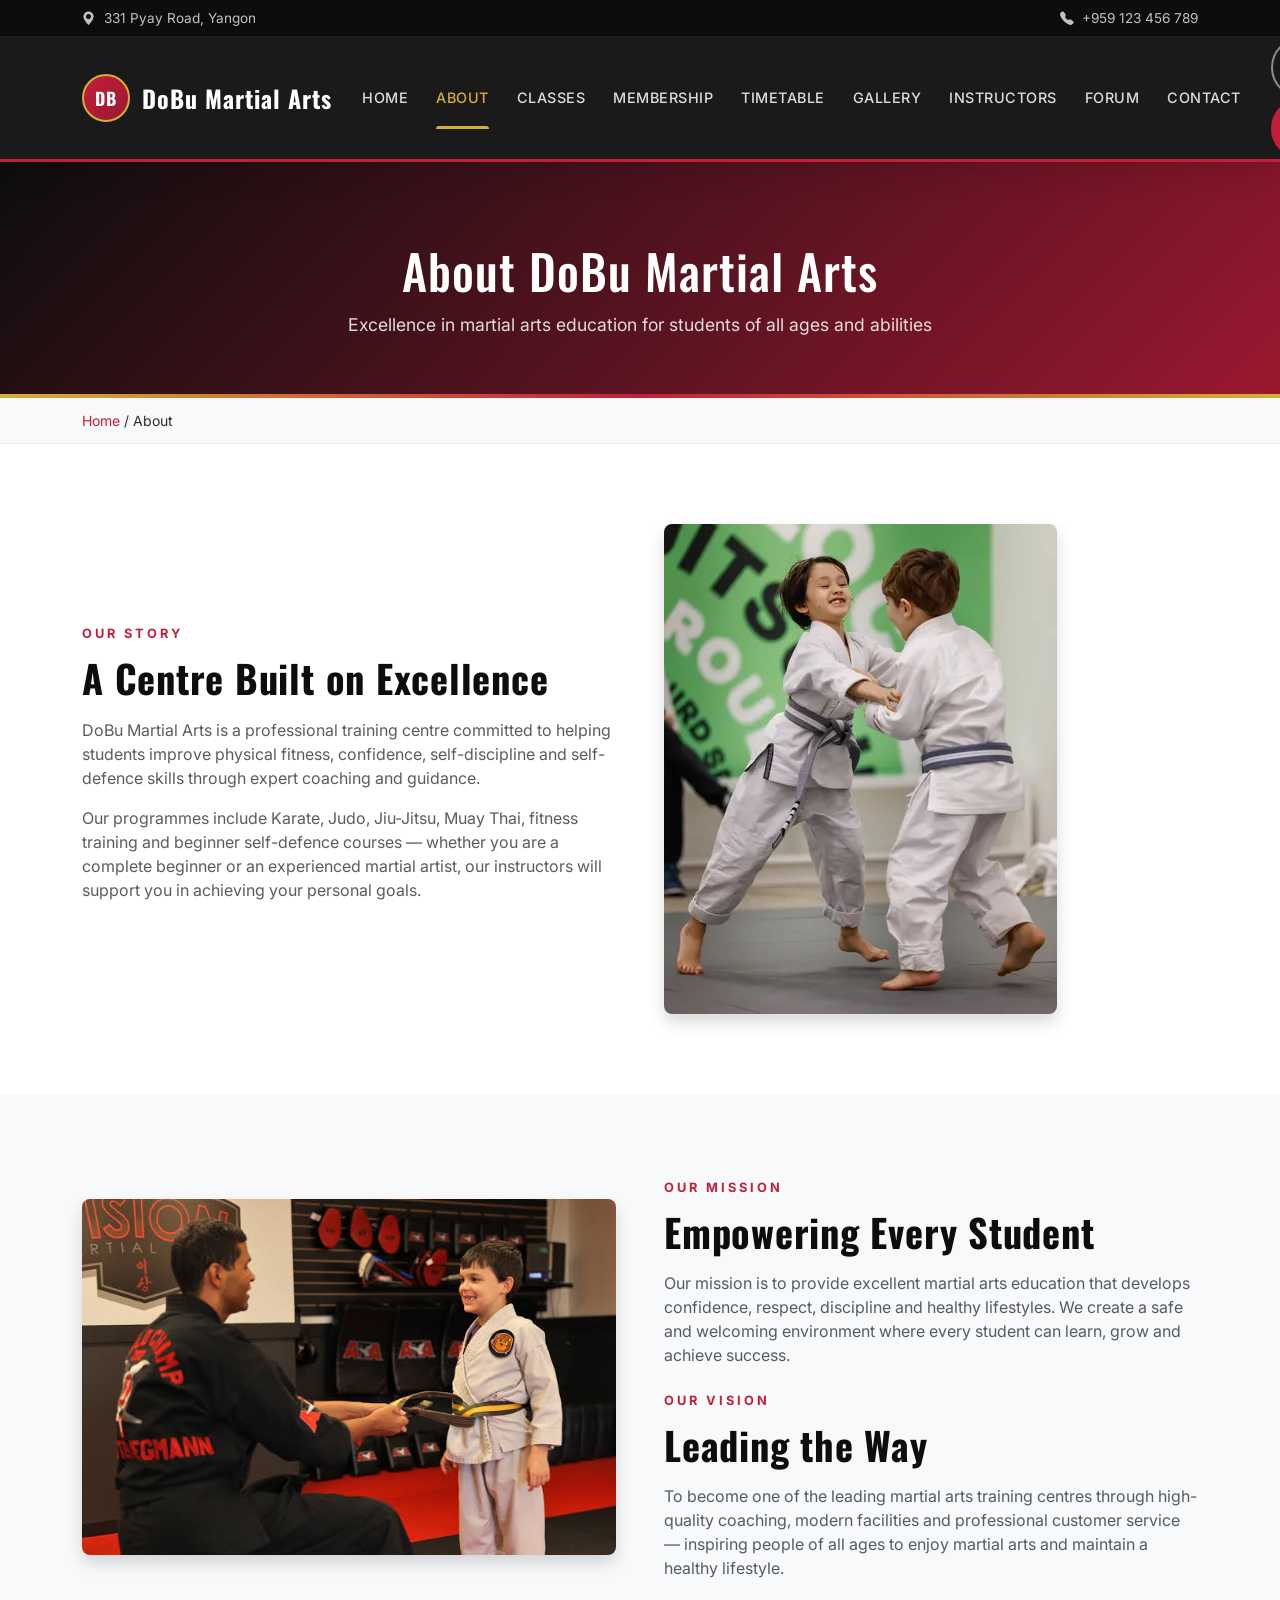
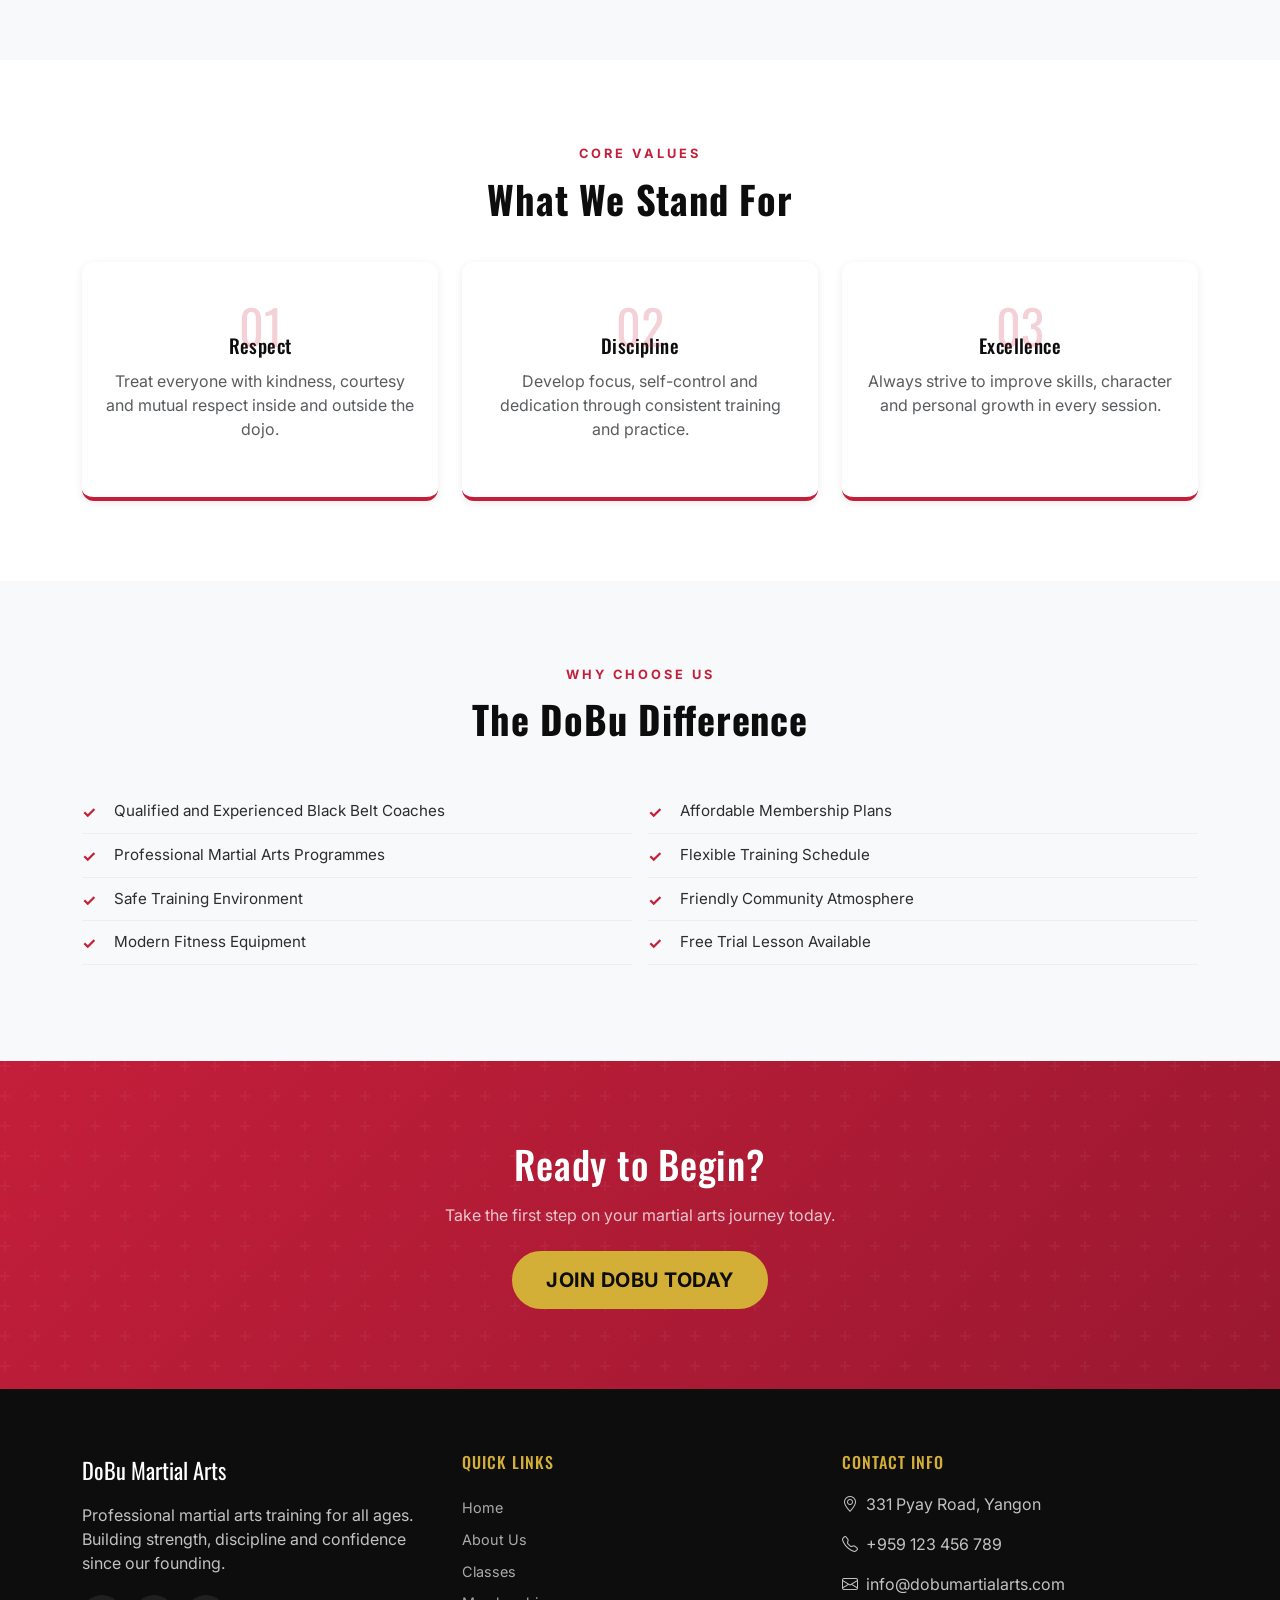
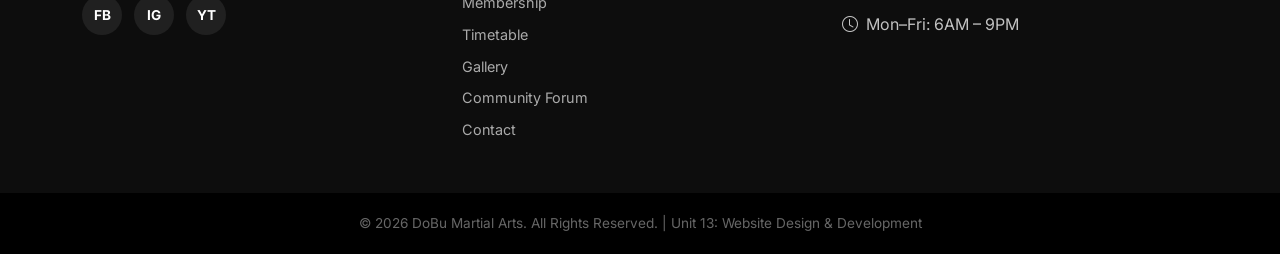
<file: About.html>
<!DOCTYPE html>
<html lang="en">
<head>
    <meta charset="UTF-8">
    <meta name="viewport" content="width=device-width, initial-scale=1.0">
    <meta name="description" content="About DoBu Martial Arts - our mission, vision and core values.">
    <title>About Us - DoBu Martial Arts</title>
    <link href="https://cdn.jsdelivr.net/npm/bootstrap@5.3.3/dist/css/bootstrap.min.css" rel="stylesheet">
    <link href="https://cdn.jsdelivr.net/npm/bootstrap-icons@1.11.3/font/bootstrap-icons.min.css" rel="stylesheet">
    <link rel="stylesheet" href="css/style.css">
</head>
<body>

    <a href="#main-content" class="skip-link">Skip to main content</a>

    <div class="top-bar d-none d-md-block">
        <div class="container d-flex justify-content-between">
            <span><i class="bi bi-geo-alt-fill me-1"></i> 331 Pyay Road, Yangon</span>
            <span><i class="bi bi-telephone-fill me-1"></i> +959 123 456 789</span>
        </div>
    </div>

    <nav class="navbar navbar-expand-lg navbar-dark navbar-dobu sticky-top">
        <div class="container">
            <a class="navbar-brand d-flex align-items-center" href="home.html"><span class="brand-logo">DB</span>DoBu Martial Arts</a>
            <button class="navbar-toggler" type="button" data-bs-toggle="collapse" data-bs-target="#mainNavbar" aria-controls="mainNavbar" aria-expanded="false" aria-label="Toggle navigation"><span class="navbar-toggler-icon"></span></button>
            <div class="collapse navbar-collapse" id="mainNavbar">
                <ul class="navbar-nav ms-auto mb-2 mb-lg-0">
                    <li class="nav-item"><a class="nav-link" href="home.html">Home</a></li>
                    <li class="nav-item"><a class="nav-link active" href="about.html">About</a></li>
                    <li class="nav-item"><a class="nav-link" href="classes.html">Classes</a></li>
                    <li class="nav-item"><a class="nav-link" href="membership.html">Membership</a></li>
                    <li class="nav-item"><a class="nav-link" href="timetable.html">Timetable</a></li>
                    <li class="nav-item"><a class="nav-link" href="gallery.html">Gallery</a></li>
                    <li class="nav-item"><a class="nav-link" href="instructors.html">Instructors</a></li>
                    <li class="nav-item"><a class="nav-link" href="forum.html">Forum</a></li>
                    <li class="nav-item"><a class="nav-link" href="contact.html">Contact</a></li>
                </ul>
                <div class="navbar-auth ms-lg-3">
                    <a href="signin.html" class="btn btn-signin me-2">Sign In</a>
                    <a href="signup.html" class="btn btn-signup">Sign Up</a>
                </div>
            </div>
        </div>
    </nav>

    <header class="page-header">
        <div class="container">
            <h1>About DoBu Martial Arts</h1>
            <p>Excellence in martial arts education for students of all ages and abilities</p>
        </div>
    </header>

    <div class="breadcrumb-nav">
        <div class="container"><a href="home.html">Home</a> / <span>About</span></div>
    </div>

    <main id="main-content">
        <section class="section-padding">
            <div class="container">
                <div class="row align-items-center g-5">
                    <div class="col-lg-6 order-lg-2">
                        <img src="img/ourmission.png" alt="DoBu Martial Arts training" class="img-fluid rounded-3 shadow">
                    </div>
                    <div class="col-lg-6 order-lg-1">
                        <span class="section-label">Our Story</span>
                        <h2 class="section-title">A Centre Built on Excellence</h2>
                        <p class="text-muted">DoBu Martial Arts is a professional training centre committed to helping students improve physical fitness, confidence, self-discipline and self-defence skills through expert coaching and guidance.</p>
                        <p class="text-muted">Our programmes include Karate, Judo, Jiu-Jitsu, Muay Thai, fitness training and beginner self-defence courses — whether you are a complete beginner or an experienced martial artist, our instructors will support you in achieving your personal goals.</p>
                    </div>
                </div>
            </div>
        </section>

        <section class="section-padding bg-light-section">
            <div class="container">
                <div class="row g-5 align-items-center">
                    <div class="col-lg-6">
                        <img src="img/vision.png" alt="DoBu Martial Arts vision" class="img-fluid rounded-3 shadow">
                    </div>
                    <div class="col-lg-6">
                        <span class="section-label">Our Mission</span>
                        <h2 class="section-title">Empowering Every Student</h2>
                        <p class="text-muted">Our mission is to provide excellent martial arts education that develops confidence, respect, discipline and healthy lifestyles. We create a safe and welcoming environment where every student can learn, grow and achieve success.</p>
                        <span class="section-label mt-4 d-block">Our Vision</span>
                        <h2 class="section-title">Leading the Way</h2>
                        <p class="text-muted mb-0">To become one of the leading martial arts training centres through high-quality coaching, modern facilities and professional customer service — inspiring people of all ages to enjoy martial arts and maintain a healthy lifestyle.</p>
                    </div>
                </div>
            </div>
        </section>

        <section class="section-padding">
            <div class="container text-center">
                <span class="section-label">Core Values</span>
                <h2 class="section-title">What We Stand For</h2>
                <div class="row g-4 mt-2">
                    <div class="col-md-4">
                        <div class="value-card">
                            <div class="value-num">01</div>
                            <h4>Respect</h4>
                            <p class="text-muted">Treat everyone with kindness, courtesy and mutual respect inside and outside the dojo.</p>
                        </div>
                    </div>
                    <div class="col-md-4">
                        <div class="value-card">
                            <div class="value-num">02</div>
                            <h4>Discipline</h4>
                            <p class="text-muted">Develop focus, self-control and dedication through consistent training and practice.</p>
                        </div>
                    </div>
                    <div class="col-md-4">
                        <div class="value-card">
                            <div class="value-num">03</div>
                            <h4>Excellence</h4>
                            <p class="text-muted">Always strive to improve skills, character and personal growth in every session.</p>
                        </div>
                    </div>
                </div>
            </div>
        </section>

        <section class="section-padding bg-light-section">
            <div class="container">
                <div class="text-center mb-5">
                    <span class="section-label">Why Choose Us</span>
                    <h2 class="section-title">The DoBu Difference</h2>
                </div>
                <div class="row g-3">
                    <div class="col-md-6"><ul class="check-list list-unstyled"><li>Qualified and Experienced Black Belt Coaches</li><li>Professional Martial Arts Programmes</li><li>Safe Training Environment</li><li>Modern Fitness Equipment</li></ul></div>
                    <div class="col-md-6"><ul class="check-list list-unstyled"><li>Affordable Membership Plans</li><li>Flexible Training Schedule</li><li>Friendly Community Atmosphere</li><li>Free Trial Lesson Available</li></ul></div>
                </div>
            </div>
        </section>
    </main>

    <section class="cta-banner">
        <div class="container">
            <h2>Ready to Begin?</h2>
            <p class="mb-4 opacity-75">Take the first step on your martial arts journey today.</p>
            <a href="signup.html" class="btn btn-dobu-gold btn-lg">Join DoBu Today</a>
        </div>
    </section>

    <footer class="site-footer">
        <div class="container">
            <div class="row g-4">
                <div class="col-md-4">
                    <div class="footer-brand">DoBu Martial Arts</div>
                    <p>Professional martial arts training for all ages. Building strength, discipline and confidence since our founding.</p>
                    <div class="footer-social">
                        <a href="#" aria-label="Facebook">FB</a>
                        <a href="#" aria-label="Instagram">IG</a>
                        <a href="#" aria-label="YouTube">YT</a>
                    </div>
                </div>
                <div class="col-6 col-md-4">
                    <h5>Quick Links</h5>
                    <a href="home.html">Home</a>
                    <a href="about.html">About Us</a>
                    <a href="classes.html">Classes</a>
                    <a href="membership.html">Membership</a>
                    <a href="timetable.html">Timetable</a>
                    <a href="gallery.html">Gallery</a>
                    <a href="forum.html">Community Forum</a>
                    <a href="contact.html">Contact</a>
                </div>
                <div class="col-6 col-md-4">
                    <h5>Contact Info</h5>
                    <p><i class="bi bi-geo-alt me-2"></i>331 Pyay Road, Yangon</p>
                    <p><i class="bi bi-telephone me-2"></i>+959 123 456 789</p>
                    <p><i class="bi bi-envelope me-2"></i>info@dobumartialarts.com</p>
                    <p><i class="bi bi-clock me-2"></i>Mon–Fri: 6AM – 9PM</p>
                </div>
            </div>
        </div>
        <div class="footer-bottom">
            <p class="mb-0">&copy; 2026 DoBu Martial Arts. All Rights Reserved. | Unit 13: Website Design &amp; Development</p>
        </div>
    </footer>


    <script src="https://cdn.jsdelivr.net/npm/bootstrap@5.3.3/dist/js/bootstrap.bundle.min.js"></script>
</body>
</html>
</file>
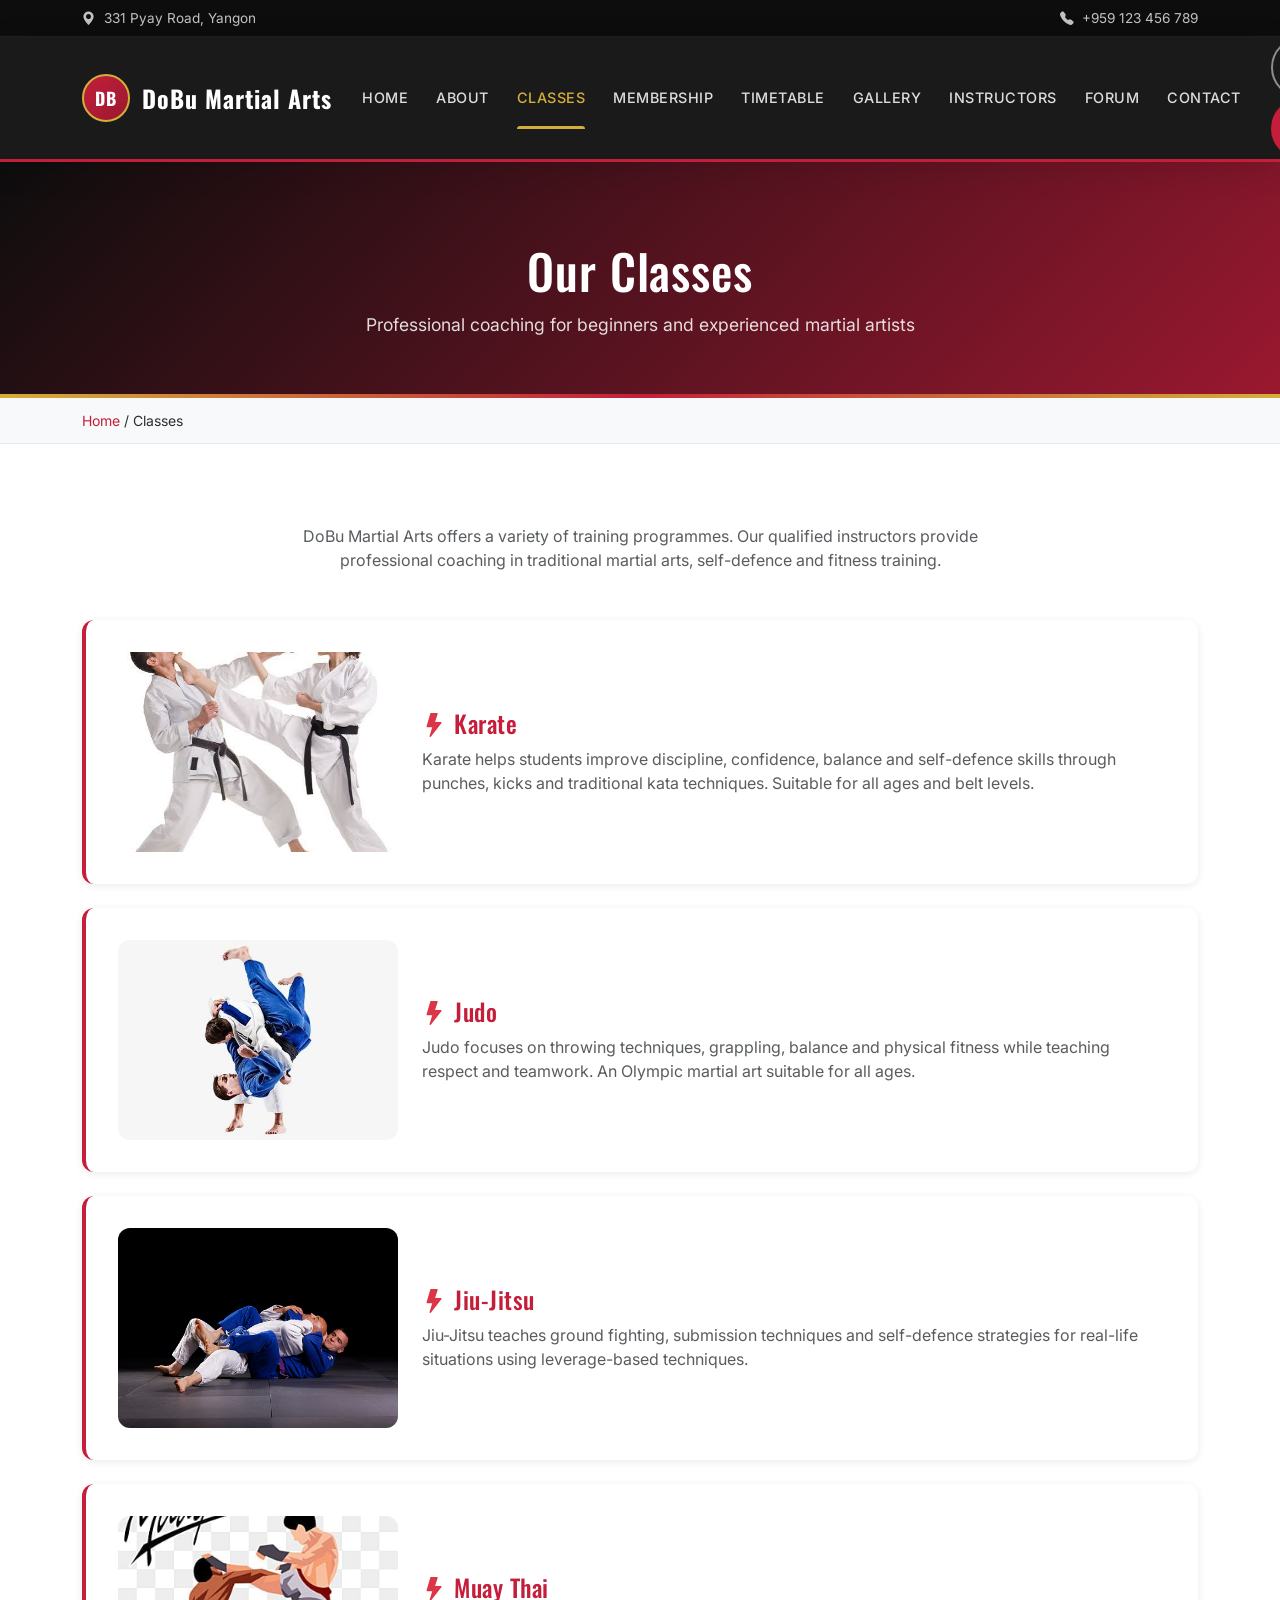
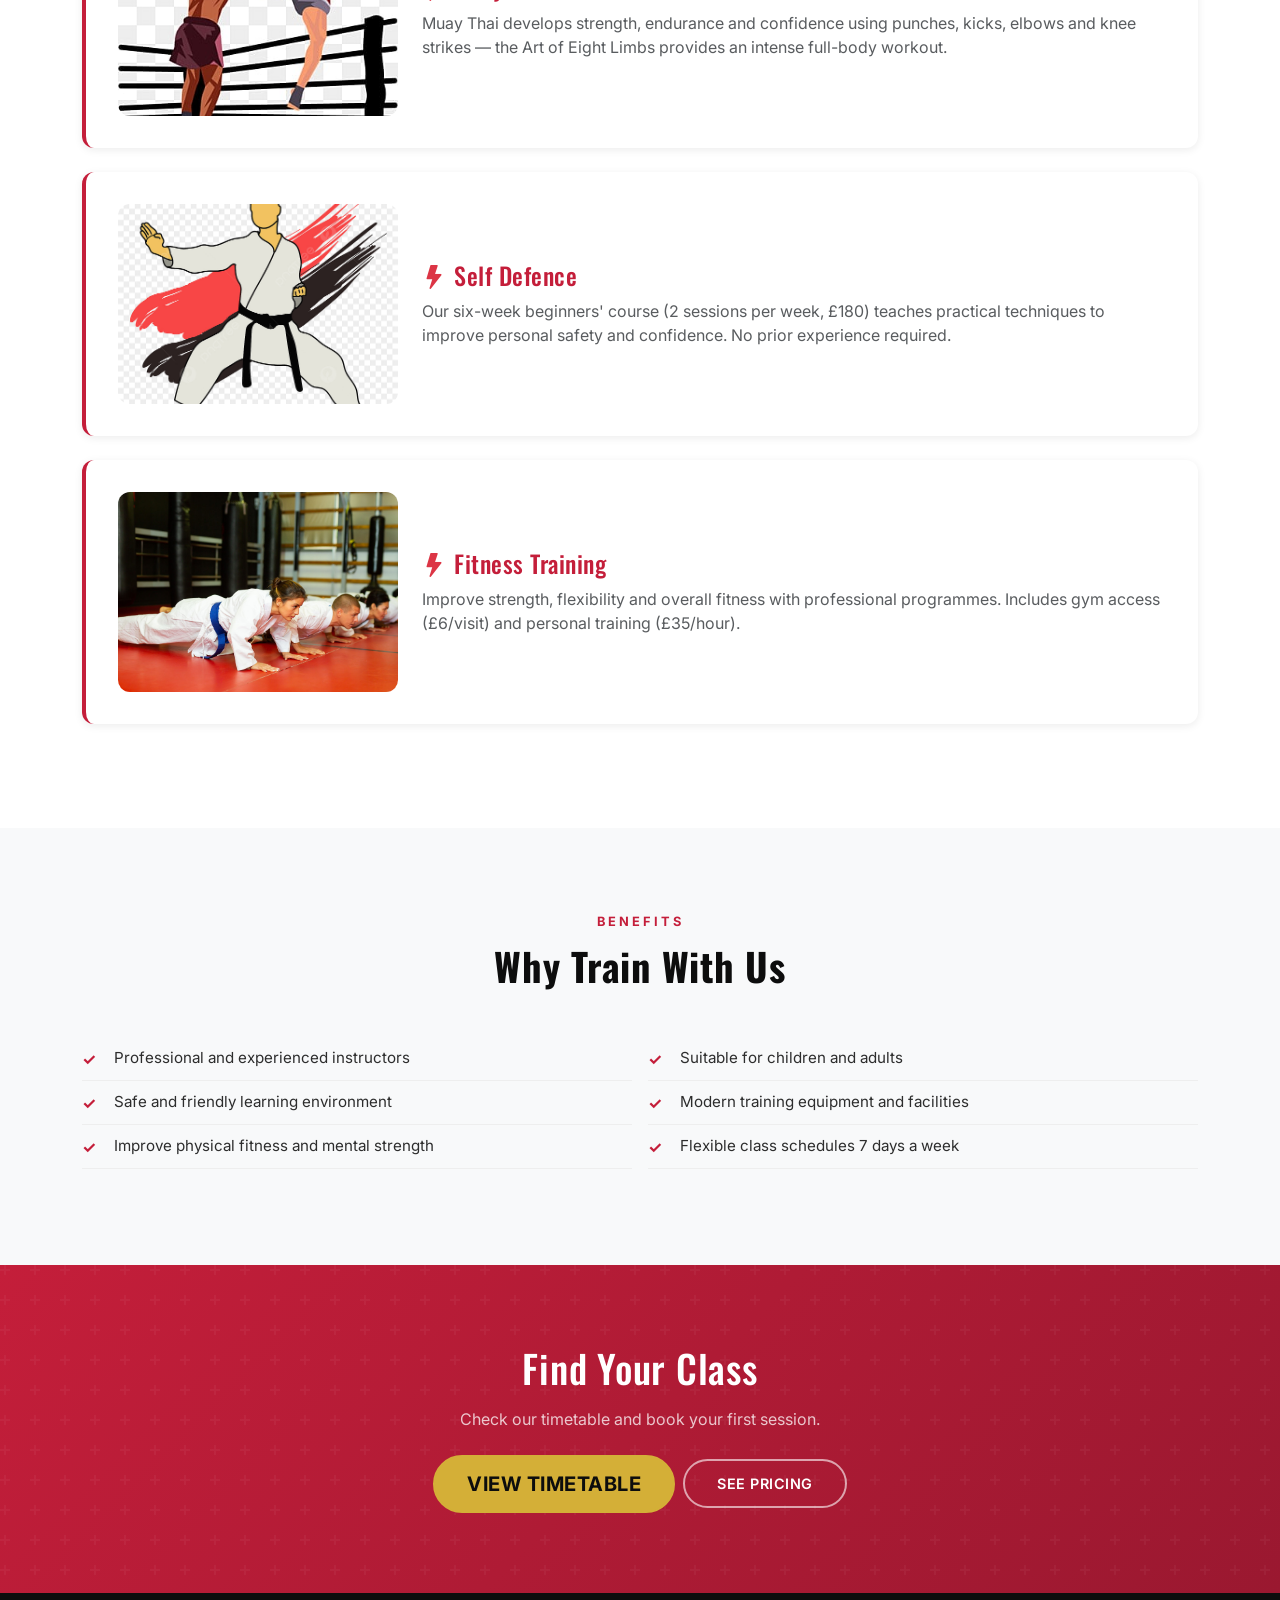
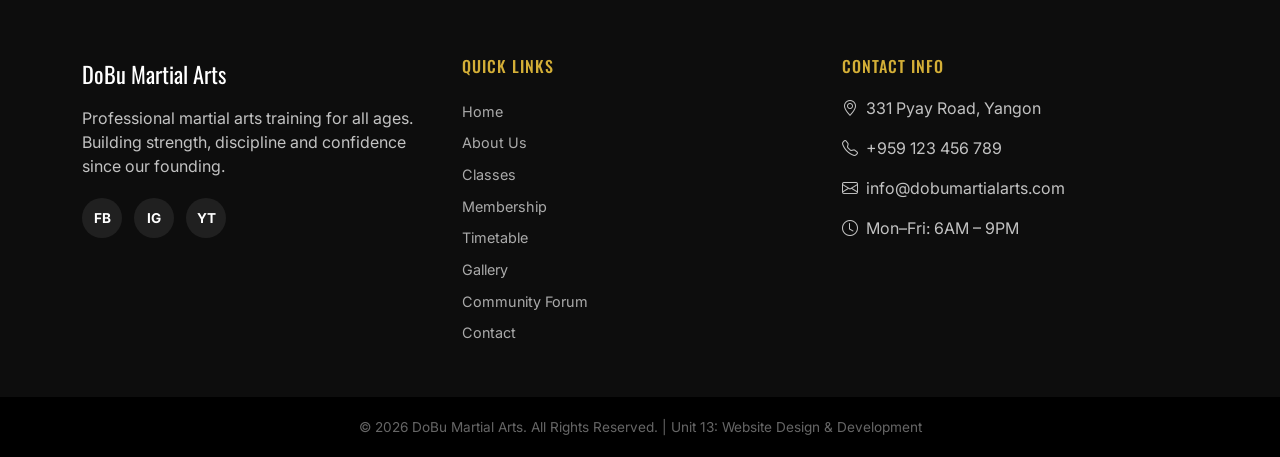
<file: Classes.html>
<!DOCTYPE html>
<html lang="en">
<head>
    <meta charset="UTF-8">
    <meta name="viewport" content="width=device-width, initial-scale=1.0">
    <meta name="description" content="Martial arts classes at DoBu - Karate, Judo, Jiu-Jitsu, Muay Thai, fitness and self-defence.">
    <title>Classes - DoBu Martial Arts</title>
    <link href="https://cdn.jsdelivr.net/npm/bootstrap@5.3.3/dist/css/bootstrap.min.css" rel="stylesheet">
    <link href="https://cdn.jsdelivr.net/npm/bootstrap-icons@1.11.3/font/bootstrap-icons.min.css" rel="stylesheet">
    <link rel="stylesheet" href="css/style.css">
</head>
<body>

    <a href="#main-content" class="skip-link">Skip to main content</a>

    <div class="top-bar d-none d-md-block"><div class="container d-flex justify-content-between"><span><i class="bi bi-geo-alt-fill me-1"></i> 331 Pyay Road, Yangon</span><span><i class="bi bi-telephone-fill me-1"></i> +959 123 456 789</span></div></div>

    <nav class="navbar navbar-expand-lg navbar-dark navbar-dobu sticky-top">
        <div class="container">
            <a class="navbar-brand d-flex align-items-center" href="home.html"><span class="brand-logo">DB</span>DoBu Martial Arts</a>
            <button class="navbar-toggler" type="button" data-bs-toggle="collapse" data-bs-target="#mainNavbar" aria-controls="mainNavbar" aria-expanded="false" aria-label="Toggle navigation"><span class="navbar-toggler-icon"></span></button>
            <div class="collapse navbar-collapse" id="mainNavbar">
                <ul class="navbar-nav ms-auto mb-2 mb-lg-0">
                    <li class="nav-item"><a class="nav-link" href="home.html">Home</a></li>
                    <li class="nav-item"><a class="nav-link" href="about.html">About</a></li>
                    <li class="nav-item"><a class="nav-link active" href="classes.html">Classes</a></li>
                    <li class="nav-item"><a class="nav-link" href="membership.html">Membership</a></li>
                    <li class="nav-item"><a class="nav-link" href="timetable.html">Timetable</a></li>
                    <li class="nav-item"><a class="nav-link" href="gallery.html">Gallery</a></li>
                    <li class="nav-item"><a class="nav-link" href="instructors.html">Instructors</a></li>
                    <li class="nav-item"><a class="nav-link" href="forum.html">Forum</a></li>
                    <li class="nav-item"><a class="nav-link" href="contact.html">Contact</a></li>
                </ul>
                <div class="navbar-auth ms-lg-3"><a href="signin.html" class="btn btn-signin me-2">Sign In</a><a href="signup.html" class="btn btn-signup">Sign Up</a></div>
            </div>
        </div>
    </nav>

    <header class="page-header"><div class="container"><h1>Our Classes</h1><p>Professional coaching for beginners and experienced martial artists</p></div></header>
    <div class="breadcrumb-nav"><div class="container"><a href="home.html">Home</a> / <span>Classes</span></div></div>

    <main id="main-content">
        <section class="section-padding">
            <div class="container">
                <p class="text-center text-muted mb-5 mx-auto" style="max-width:680px;">DoBu Martial Arts offers a variety of training programmes. Our qualified instructors provide professional coaching in traditional martial arts, self-defence and fitness training.</p>

                <div class="class-item">
                    <div class="class-img"><img src="img/karate.png" alt="Karate class"></div>
                    <div><h3><i class="bi bi-lightning-fill text-danger me-2"></i>Karate</h3><p class="text-muted mb-0">Karate helps students improve discipline, confidence, balance and self-defence skills through punches, kicks and traditional kata techniques. Suitable for all ages and belt levels.</p></div>
                </div>
                <div class="class-item">
                    <div class="class-img"><img src="img/judo.png" alt="Judo class"></div>
                    <div><h3><i class="bi bi-lightning-fill text-danger me-2"></i>Judo</h3><p class="text-muted mb-0">Judo focuses on throwing techniques, grappling, balance and physical fitness while teaching respect and teamwork. An Olympic martial art suitable for all ages.</p></div>
                </div>
                <div class="class-item">
                    <div class="class-img"><img src="img/jiujitsu.png" alt="Jiu-Jitsu class"></div>
                    <div><h3><i class="bi bi-lightning-fill text-danger me-2"></i>Jiu-Jitsu</h3><p class="text-muted mb-0">Jiu-Jitsu teaches ground fighting, submission techniques and self-defence strategies for real-life situations using leverage-based techniques.</p></div>
                </div>
                <div class="class-item">
                    <div class="class-img"><img src="img/muaythai.png" alt="Muay Thai class"></div>
                    <div><h3><i class="bi bi-lightning-fill text-danger me-2"></i>Muay Thai</h3><p class="text-muted mb-0">Muay Thai develops strength, endurance and confidence using punches, kicks, elbows and knee strikes — the Art of Eight Limbs provides an intense full-body workout.</p></div>
                </div>
                <div class="class-item">
                    <div class="class-img"><img src="img/selfdefence.png" alt="Self defence class"></div>
                    <div><h3><i class="bi bi-lightning-fill text-danger me-2"></i>Self Defence</h3><p class="text-muted mb-0">Our six-week beginners' course (2 sessions per week, &pound;180) teaches practical techniques to improve personal safety and confidence. No prior experience required.</p></div>
                </div>
                <div class="class-item">
                    <div class="class-img"><img src="img/fitnesstraining.png" alt="Fitness training"></div>
                    <div><h3><i class="bi bi-lightning-fill text-danger me-2"></i>Fitness Training</h3><p class="text-muted mb-0">Improve strength, flexibility and overall fitness with professional programmes. Includes gym access (&pound;6/visit) and personal training (&pound;35/hour).</p></div>
                </div>
            </div>
        </section>

        <section class="section-padding bg-light-section">
            <div class="container">
                <div class="text-center mb-5"><span class="section-label">Benefits</span><h2 class="section-title">Why Train With Us</h2></div>
                <div class="row g-3">
                    <div class="col-md-6"><ul class="check-list list-unstyled"><li>Professional and experienced instructors</li><li>Safe and friendly learning environment</li><li>Improve physical fitness and mental strength</li></ul></div>
                    <div class="col-md-6"><ul class="check-list list-unstyled"><li>Suitable for children and adults</li><li>Modern training equipment and facilities</li><li>Flexible class schedules 7 days a week</li></ul></div>
                </div>
            </div>
        </section>
    </main>

    <section class="cta-banner"><div class="container"><h2>Find Your Class</h2><p class="mb-4 opacity-75">Check our timetable and book your first session.</p><a href="timetable.html" class="btn btn-dobu-gold btn-lg me-2">View Timetable</a><a href="membership.html" class="btn btn-dobu-outline btn-lg">See Pricing</a></div></section>

    <footer class="site-footer">
        <div class="container">
            <div class="row g-4">
                <div class="col-md-4">
                    <div class="footer-brand">DoBu Martial Arts</div>
                    <p>Professional martial arts training for all ages. Building strength, discipline and confidence since our founding.</p>
                    <div class="footer-social">
                        <a href="#" aria-label="Facebook">FB</a>
                        <a href="#" aria-label="Instagram">IG</a>
                        <a href="#" aria-label="YouTube">YT</a>
                    </div>
                </div>
                <div class="col-6 col-md-4">
                    <h5>Quick Links</h5>
                    <a href="home.html">Home</a>
                    <a href="about.html">About Us</a>
                    <a href="classes.html">Classes</a>
                    <a href="membership.html">Membership</a>
                    <a href="timetable.html">Timetable</a>
                    <a href="gallery.html">Gallery</a>
                    <a href="forum.html">Community Forum</a>
                    <a href="contact.html">Contact</a>
                </div>
                <div class="col-6 col-md-4">
                    <h5>Contact Info</h5>
                    <p><i class="bi bi-geo-alt me-2"></i>331 Pyay Road, Yangon</p>
                    <p><i class="bi bi-telephone me-2"></i>+959 123 456 789</p>
                    <p><i class="bi bi-envelope me-2"></i>info@dobumartialarts.com</p>
                    <p><i class="bi bi-clock me-2"></i>Mon–Fri: 6AM – 9PM</p>
                </div>
            </div>
        </div>
        <div class="footer-bottom">
            <p class="mb-0">&copy; 2026 DoBu Martial Arts. All Rights Reserved. | Unit 13: Website Design &amp; Development</p>
        </div>
    </footer>

    <script src="https://cdn.jsdelivr.net/npm/bootstrap@5.3.3/dist/js/bootstrap.bundle.min.js"></script>
</body>
</html>
</file>
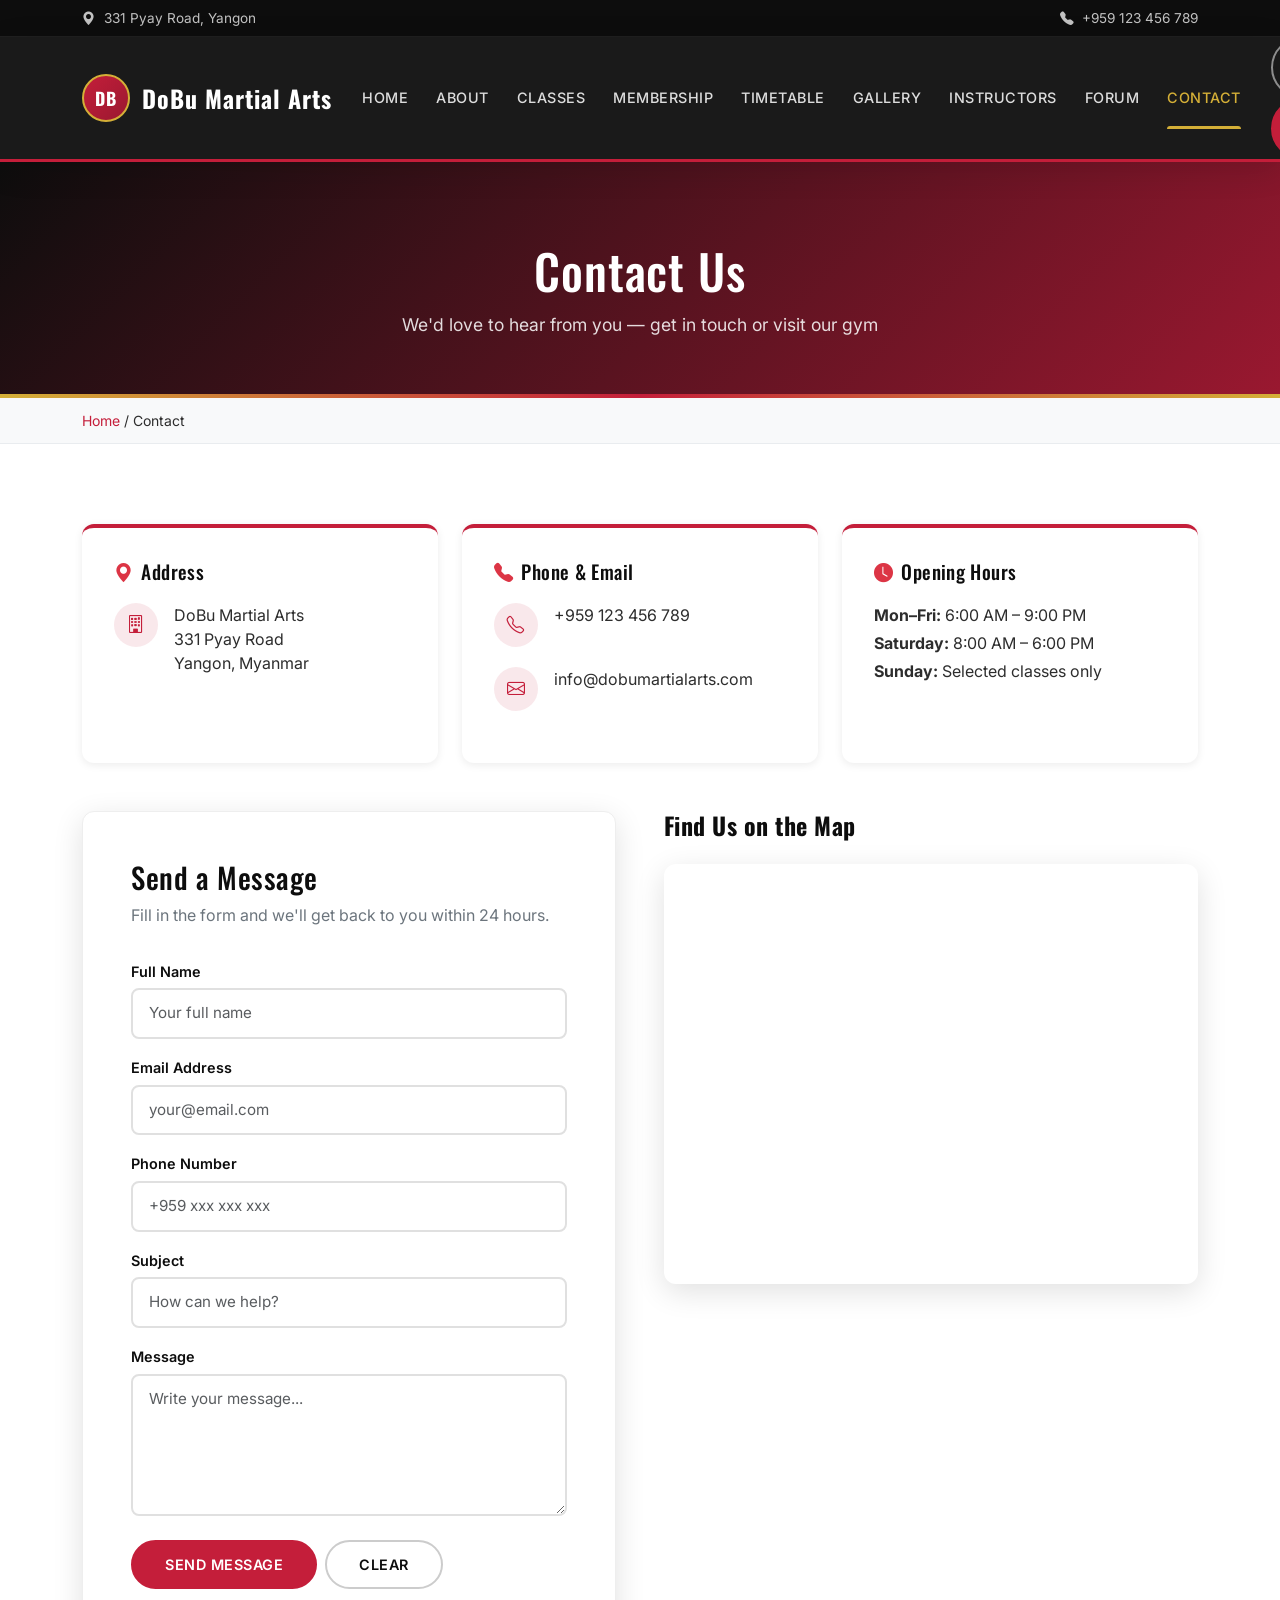
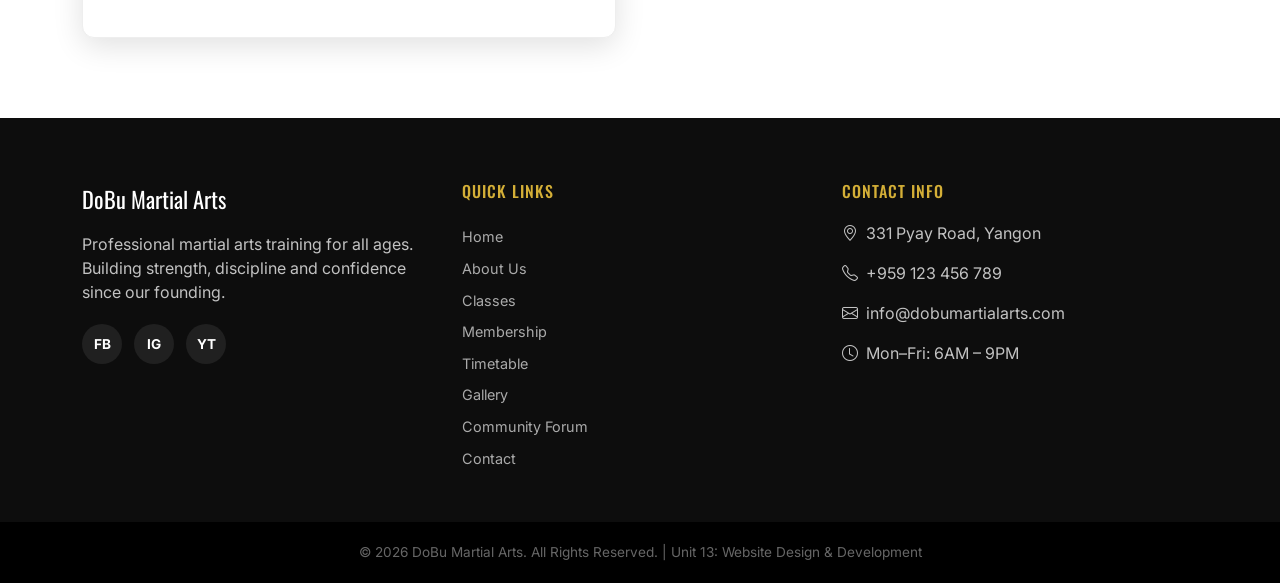
<file: Contact.html>
<!DOCTYPE html>
<html lang="en">
<head>
    <meta charset="UTF-8">
    <meta name="viewport" content="width=device-width, initial-scale=1.0">
    <meta name="description" content="Contact DoBu Martial Arts - visit us, call or send a message.">
    <title>Contact - DoBu Martial Arts</title>
    <link href="https://cdn.jsdelivr.net/npm/bootstrap@5.3.3/dist/css/bootstrap.min.css" rel="stylesheet">
    <link href="https://cdn.jsdelivr.net/npm/bootstrap-icons@1.11.3/font/bootstrap-icons.min.css" rel="stylesheet">
    <link rel="stylesheet" href="css/style.css">
</head>
<body>

    <a href="#main-content" class="skip-link">Skip to main content</a>
    <div class="top-bar d-none d-md-block"><div class="container d-flex justify-content-between"><span><i class="bi bi-geo-alt-fill me-1"></i> 331 Pyay Road, Yangon</span><span><i class="bi bi-telephone-fill me-1"></i> +959 123 456 789</span></div></div>

    <nav class="navbar navbar-expand-lg navbar-dark navbar-dobu sticky-top">
        <div class="container">
            <a class="navbar-brand d-flex align-items-center" href="home.html"><span class="brand-logo">DB</span>DoBu Martial Arts</a>
            <button class="navbar-toggler" type="button" data-bs-toggle="collapse" data-bs-target="#mainNavbar" aria-controls="mainNavbar" aria-expanded="false" aria-label="Toggle navigation"><span class="navbar-toggler-icon"></span></button>
            <div class="collapse navbar-collapse" id="mainNavbar">
                <ul class="navbar-nav ms-auto mb-2 mb-lg-0">
                    <li class="nav-item"><a class="nav-link" href="home.html">Home</a></li>
                    <li class="nav-item"><a class="nav-link" href="about.html">About</a></li>
                    <li class="nav-item"><a class="nav-link" href="classes.html">Classes</a></li>
                    <li class="nav-item"><a class="nav-link" href="membership.html">Membership</a></li>
                    <li class="nav-item"><a class="nav-link" href="timetable.html">Timetable</a></li>
                    <li class="nav-item"><a class="nav-link" href="gallery.html">Gallery</a></li>
                    <li class="nav-item"><a class="nav-link" href="instructors.html">Instructors</a></li>
                    <li class="nav-item"><a class="nav-link" href="forum.html">Forum</a></li>
                    <li class="nav-item"><a class="nav-link active" href="contact.html">Contact</a></li>
                </ul>
                <div class="navbar-auth ms-lg-3"><a href="signin.html" class="btn btn-signin me-2">Sign In</a><a href="signup.html" class="btn btn-signup">Sign Up</a></div>
            </div>
        </div>
    </nav>

    <header class="page-header"><div class="container"><h1>Contact Us</h1><p>We'd love to hear from you — get in touch or visit our gym</p></div></header>
    <div class="breadcrumb-nav"><div class="container"><a href="home.html">Home</a> / <span>Contact</span></div></div>

    <main id="main-content">
        <section class="section-padding">
            <div class="container">
                <div class="row g-4 mb-5">
                    <div class="col-md-4">
                        <div class="contact-info-card">
                            <h3><i class="bi bi-geo-alt-fill text-danger me-2"></i>Address</h3>
                            <div class="contact-item"><div class="contact-icon"><i class="bi bi-building"></i></div><div>DoBu Martial Arts<br>331 Pyay Road<br>Yangon, Myanmar</div></div>
                        </div>
                    </div>
                    <div class="col-md-4">
                        <div class="contact-info-card">
                            <h3><i class="bi bi-telephone-fill text-danger me-2"></i>Phone &amp; Email</h3>
                            <div class="contact-item"><div class="contact-icon"><i class="bi bi-telephone"></i></div><div>+959 123 456 789</div></div>
                            <div class="contact-item"><div class="contact-icon"><i class="bi bi-envelope"></i></div><div>info@dobumartialarts.com</div></div>
                        </div>
                    </div>
                    <div class="col-md-4">
                        <div class="contact-info-card">
                            <h3><i class="bi bi-clock-fill text-danger me-2"></i>Opening Hours</h3>
                            <p class="mb-1"><strong>Mon–Fri:</strong> 6:00 AM – 9:00 PM</p>
                            <p class="mb-1"><strong>Saturday:</strong> 8:00 AM – 6:00 PM</p>
                            <p class="mb-0"><strong>Sunday:</strong> Selected classes only</p>
                        </div>
                    </div>
                </div>

                <div class="row g-5">
                    <div class="col-lg-6">
                        <div class="form-card">
                            <h2>Send a Message</h2>
                            <p class="form-subtitle">Fill in the form and we'll get back to you within 24 hours.</p>
                            <form action="#" method="post">
                                <div class="mb-3">
                                    <label for="name" class="form-label-dobu">Full Name</label>
                                    <input type="text" class="form-control form-control-dobu" id="name" name="name" required placeholder="Your full name">
                                </div>
                                <div class="mb-3">
                                    <label for="email" class="form-label-dobu">Email Address</label>
                                    <input type="email" class="form-control form-control-dobu" id="email" name="email" required placeholder="your@email.com">
                                </div>
                                <div class="mb-3">
                                    <label for="phone" class="form-label-dobu">Phone Number</label>
                                    <input type="tel" class="form-control form-control-dobu" id="phone" name="phone" placeholder="+959 xxx xxx xxx">
                                </div>
                                <div class="mb-3">
                                    <label for="subject" class="form-label-dobu">Subject</label>
                                    <input type="text" class="form-control form-control-dobu" id="subject" name="subject" required placeholder="How can we help?">
                                </div>
                                <div class="mb-4">
                                    <label for="message" class="form-label-dobu">Message</label>
                                    <textarea class="form-control form-control-dobu" id="message" name="message" rows="5" required placeholder="Write your message..."></textarea>
                                </div>
                                <div class="d-flex flex-wrap gap-2">
                                    <button type="submit" class="btn btn-dobu-primary">Send Message</button>
                                    <button type="reset" class="btn btn-dobu-outline" style="color:var(--dobu-dark);border-color:#ccc;">Clear</button>
                                </div>
                            </form>
                        </div>
                    </div>
                    <div class="col-lg-6">
                        <h3 class="section-title mb-4" style="font-size:1.5rem;">Find Us on the Map</h3>
                        <div class="map-wrap">
                            <iframe src="https://www.google.com/maps/embed?pb=!1m14!1m8!1m3!1d3859.1330106262876!2d96.1329982!3d16.8090768!3m2!1i1024!2i768!4f13.1!3m3!1m2!1s0x30c1eb9b61c393d7%3A0xafbef56407ef91f!2sKMD%20College%20(Myae%20Ni%20Gone-Mahar%20Myine%20Campus)!5e1!3m2!1sen!2smm!4v1785160654169!5m2!1sen!2smm" allowfullscreen="" loading="lazy" referrerpolicy="strict-origin-when-cross-origin" title="DoBu Martial Arts location"></iframe>
                        </div>
                        <div class="footer-social mt-4">
                            <a href="#" aria-label="Facebook">FB</a>
                            <a href="#" aria-label="Instagram">IG</a>
                            <a href="#" aria-label="YouTube">YT</a>
                        </div>
                    </div>
                </div>
            </div>
        </section>
    </main>

 <footer class="site-footer">
        <div class="container">
            <div class="row g-4">
                <div class="col-md-4">
                    <div class="footer-brand">DoBu Martial Arts</div>
                    <p>Professional martial arts training for all ages. Building strength, discipline and confidence since our founding.</p>
                    <div class="footer-social">
                        <a href="#" aria-label="Facebook">FB</a>
                        <a href="#" aria-label="Instagram">IG</a>
                        <a href="#" aria-label="YouTube">YT</a>
                    </div>
                </div>
                <div class="col-6 col-md-4">
                    <h5>Quick Links</h5>
                    <a href="home.html">Home</a>
                    <a href="about.html">About Us</a>
                    <a href="classes.html">Classes</a>
                    <a href="membership.html">Membership</a>
                    <a href="timetable.html">Timetable</a>
                    <a href="gallery.html">Gallery</a>
                    <a href="forum.html">Community Forum</a>
                    <a href="contact.html">Contact</a>
                </div>
                <div class="col-6 col-md-4">
                    <h5>Contact Info</h5>
                    <p><i class="bi bi-geo-alt me-2"></i>331 Pyay Road, Yangon</p>
                    <p><i class="bi bi-telephone me-2"></i>+959 123 456 789</p>
                    <p><i class="bi bi-envelope me-2"></i>info@dobumartialarts.com</p>
                    <p><i class="bi bi-clock me-2"></i>Mon–Fri: 6AM – 9PM</p>
                </div>
            </div>
        </div>
        <div class="footer-bottom">
            <p class="mb-0">&copy; 2026 DoBu Martial Arts. All Rights Reserved. | Unit 13: Website Design &amp; Development</p>
        </div>
    </footer>

    <script src="https://cdn.jsdelivr.net/npm/bootstrap@5.3.3/dist/js/bootstrap.bundle.min.js"></script>
</body>
</html>
</file>
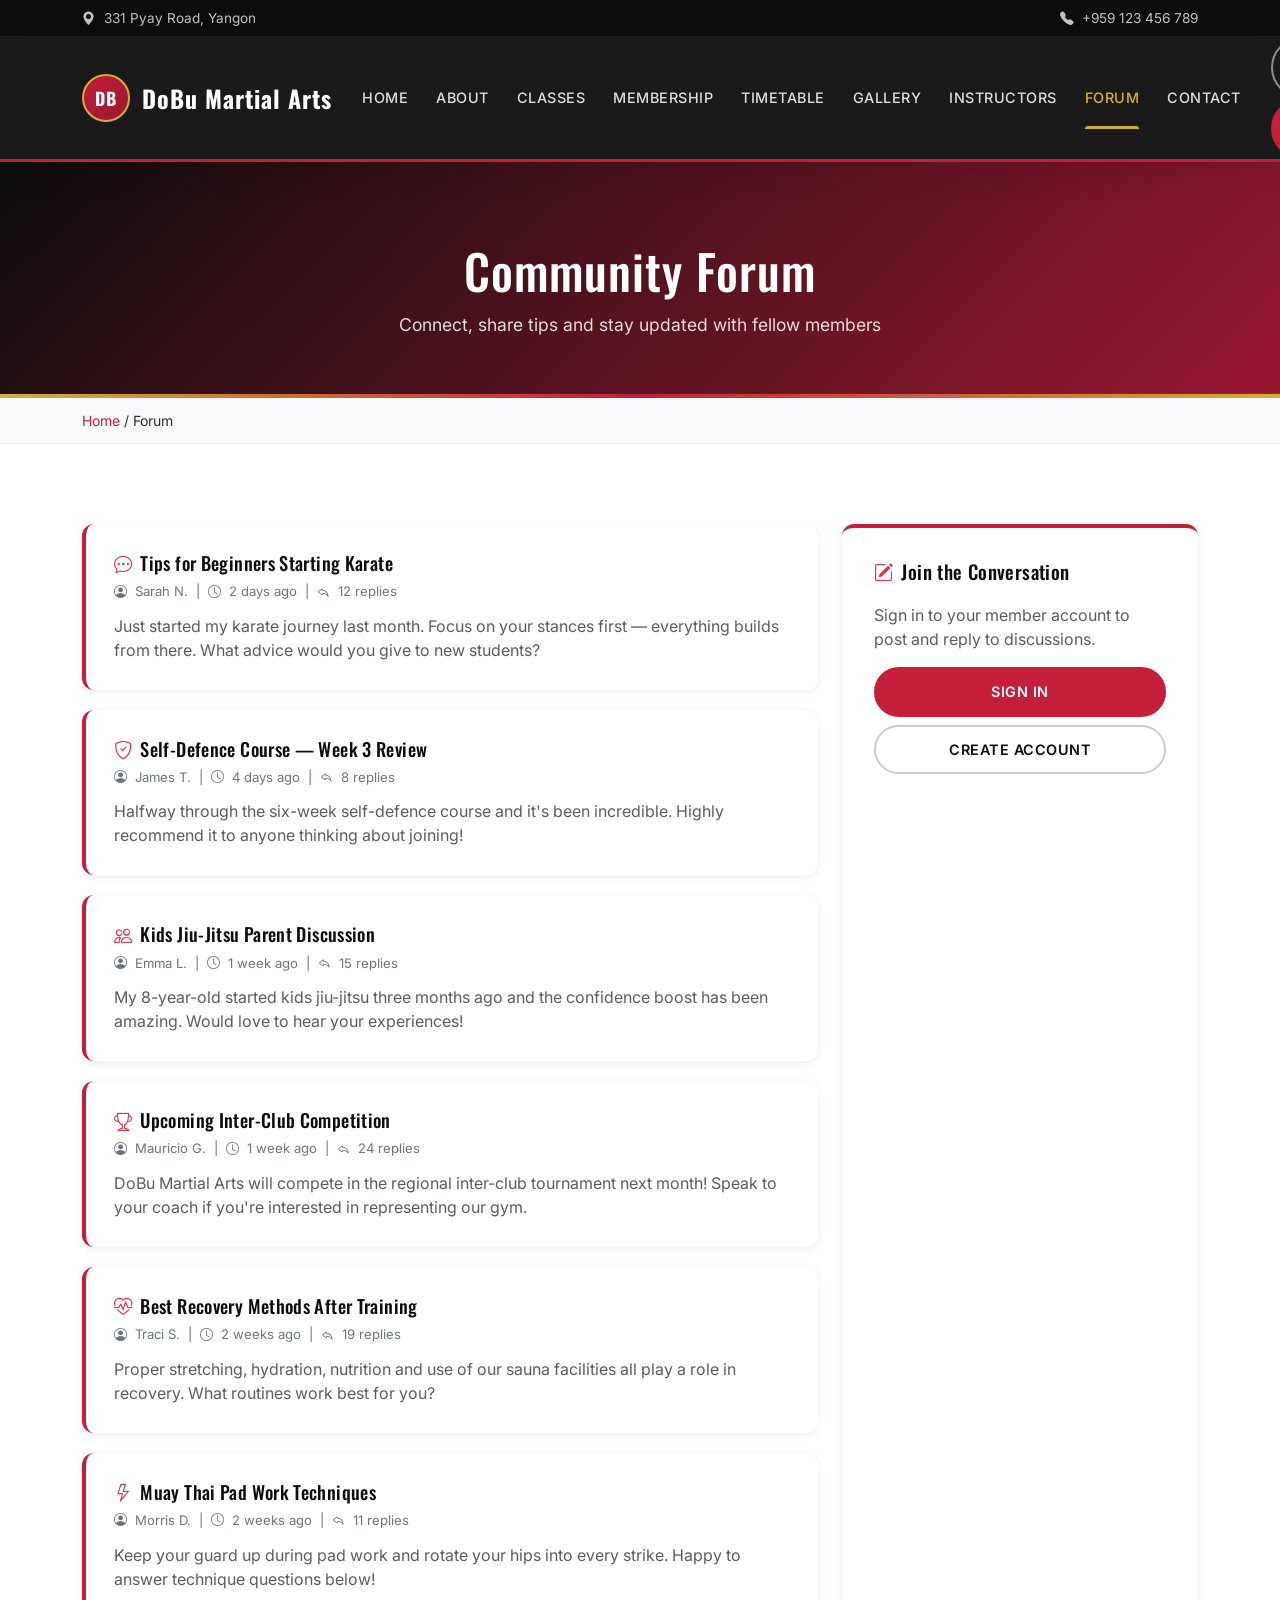
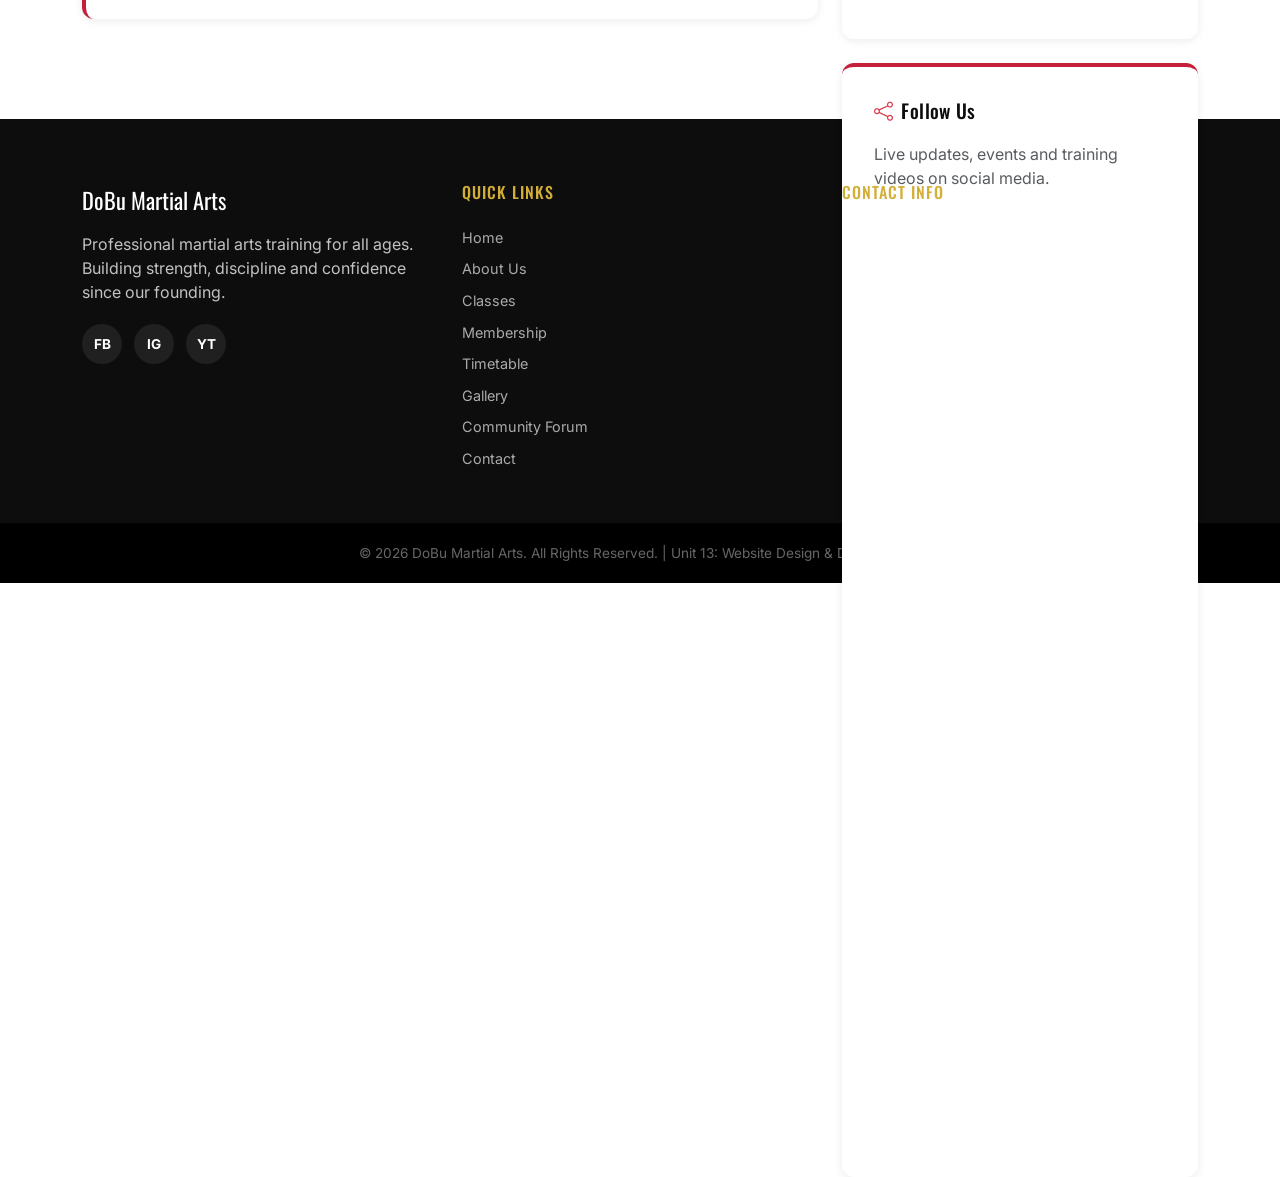
<file: forum.html>
<!DOCTYPE html>
<html lang="en">
<head>
    <meta charset="UTF-8">
    <meta name="viewport" content="width=device-width, initial-scale=1.0">
    <meta name="description" content="DoBu Martial Arts community forum - connect with members.">
    <title>Community Forum - DoBu Martial Arts</title>
    <link href="https://cdn.jsdelivr.net/npm/bootstrap@5.3.3/dist/css/bootstrap.min.css" rel="stylesheet">
    <link href="https://cdn.jsdelivr.net/npm/bootstrap-icons@1.11.3/font/bootstrap-icons.min.css" rel="stylesheet">
    <link rel="stylesheet" href="css/style.css">
</head>
<body>

    <a href="#main-content" class="skip-link">Skip to main content</a>
    <div class="top-bar d-none d-md-block"><div class="container d-flex justify-content-between"><span><i class="bi bi-geo-alt-fill me-1"></i> 331 Pyay Road, Yangon</span><span><i class="bi bi-telephone-fill me-1"></i> +959 123 456 789</span></div></div>

    <nav class="navbar navbar-expand-lg navbar-dark navbar-dobu sticky-top">
        <div class="container">
            <a class="navbar-brand d-flex align-items-center" href="home.html"><span class="brand-logo">DB</span>DoBu Martial Arts</a>
            <button class="navbar-toggler" type="button" data-bs-toggle="collapse" data-bs-target="#mainNavbar" aria-controls="mainNavbar" aria-expanded="false" aria-label="Toggle navigation"><span class="navbar-toggler-icon"></span></button>
            <div class="collapse navbar-collapse" id="mainNavbar">
                <ul class="navbar-nav ms-auto mb-2 mb-lg-0">
                    <li class="nav-item"><a class="nav-link" href="home.html">Home</a></li>
                    <li class="nav-item"><a class="nav-link" href="about.html">About</a></li>
                    <li class="nav-item"><a class="nav-link" href="classes.html">Classes</a></li>
                    <li class="nav-item"><a class="nav-link" href="membership.html">Membership</a></li>
                    <li class="nav-item"><a class="nav-link" href="timetable.html">Timetable</a></li>
                    <li class="nav-item"><a class="nav-link" href="gallery.html">Gallery</a></li>
                    <li class="nav-item"><a class="nav-link" href="instructors.html">Instructors</a></li>
                    <li class="nav-item"><a class="nav-link active" href="forum.html">Forum</a></li>
                    <li class="nav-item"><a class="nav-link" href="contact.html">Contact</a></li>
                </ul>
                <div class="navbar-auth ms-lg-3"><a href="signin.html" class="btn btn-signin me-2">Sign In</a><a href="signup.html" class="btn btn-signup">Sign Up</a></div>
            </div>
        </div>
    </nav>

    <header class="page-header"><div class="container"><h1>Community Forum</h1><p>Connect, share tips and stay updated with fellow members</p></div></header>
    <div class="breadcrumb-nav"><div class="container"><a href="home.html">Home</a> / <span>Forum</span></div></div>

    <main id="main-content">
        <section class="section-padding">
            <div class="container">
                <div class="row g-4">
                    <div class="col-lg-8">
                        <article class="forum-card">
                            <h3><i class="bi bi-chat-dots text-danger me-2"></i>Tips for Beginners Starting Karate</h3>
                            <p class="forum-meta"><i class="bi bi-person-circle me-1"></i> Sarah N. &nbsp;|&nbsp; <i class="bi bi-clock me-1"></i> 2 days ago &nbsp;|&nbsp; <i class="bi bi-reply me-1"></i> 12 replies</p>
                            <p class="text-muted mb-0">Just started my karate journey last month. Focus on your stances first — everything builds from there. What advice would you give to new students?</p>
                        </article>
                        <article class="forum-card">
                            <h3><i class="bi bi-shield-check text-danger me-2"></i>Self-Defence Course — Week 3 Review</h3>
                            <p class="forum-meta"><i class="bi bi-person-circle me-1"></i> James T. &nbsp;|&nbsp; <i class="bi bi-clock me-1"></i> 4 days ago &nbsp;|&nbsp; <i class="bi bi-reply me-1"></i> 8 replies</p>
                            <p class="text-muted mb-0">Halfway through the six-week self-defence course and it's been incredible. Highly recommend it to anyone thinking about joining!</p>
                        </article>
                        <article class="forum-card">
                            <h3><i class="bi bi-people text-danger me-2"></i>Kids Jiu-Jitsu Parent Discussion</h3>
                            <p class="forum-meta"><i class="bi bi-person-circle me-1"></i> Emma L. &nbsp;|&nbsp; <i class="bi bi-clock me-1"></i> 1 week ago &nbsp;|&nbsp; <i class="bi bi-reply me-1"></i> 15 replies</p>
                            <p class="text-muted mb-0">My 8-year-old started kids jiu-jitsu three months ago and the confidence boost has been amazing. Would love to hear your experiences!</p>
                        </article>
                        <article class="forum-card">
                            <h3><i class="bi bi-trophy text-danger me-2"></i>Upcoming Inter-Club Competition</h3>
                            <p class="forum-meta"><i class="bi bi-person-circle me-1"></i> Mauricio G. &nbsp;|&nbsp; <i class="bi bi-clock me-1"></i> 1 week ago &nbsp;|&nbsp; <i class="bi bi-reply me-1"></i> 24 replies</p>
                            <p class="text-muted mb-0">DoBu Martial Arts will compete in the regional inter-club tournament next month! Speak to your coach if you're interested in representing our gym.</p>
                        </article>
                        <article class="forum-card">
                            <h3><i class="bi bi-heart-pulse text-danger me-2"></i>Best Recovery Methods After Training</h3>
                            <p class="forum-meta"><i class="bi bi-person-circle me-1"></i> Traci S. &nbsp;|&nbsp; <i class="bi bi-clock me-1"></i> 2 weeks ago &nbsp;|&nbsp; <i class="bi bi-reply me-1"></i> 19 replies</p>
                            <p class="text-muted mb-0">Proper stretching, hydration, nutrition and use of our sauna facilities all play a role in recovery. What routines work best for you?</p>
                        </article>
                        <article class="forum-card">
                            <h3><i class="bi bi-lightning text-danger me-2"></i>Muay Thai Pad Work Techniques</h3>
                            <p class="forum-meta"><i class="bi bi-person-circle me-1"></i> Morris D. &nbsp;|&nbsp; <i class="bi bi-clock me-1"></i> 2 weeks ago &nbsp;|&nbsp; <i class="bi bi-reply me-1"></i> 11 replies</p>
                            <p class="text-muted mb-0">Keep your guard up during pad work and rotate your hips into every strike. Happy to answer technique questions below!</p>
                        </article>
                    </div>
                    <div class="col-lg-4">
                        <div class="contact-info-card mb-4">
                            <h3><i class="bi bi-pencil-square text-danger me-2"></i>Join the Conversation</h3>
                            <p class="text-muted">Sign in to your member account to post and reply to discussions.</p>
                            <a href="signin.html" class="btn btn-dobu-primary w-100 mb-2">Sign In</a>
                            <a href="signup.html" class="btn btn-dobu-outline w-100" style="color:var(--dobu-dark);border-color:#ccc;">Create Account</a>
                        </div>
                        <div class="contact-info-card">
                            <h3><i class="bi bi-share text-danger me-2"></i>Follow Us</h3>
                            <p class="text-muted">Live updates, events and training videos on social media.</p>
                            <div class="footer-social justify-content-start">
                                <a href="#" aria-label="Facebook">FB</a>
                                <a href="#" aria-label="Instagram">IG</a>
                                <a href="#" aria-label="YouTube">YT</a>
                            </div>
                        </div>
                    </div>
                </div>
            </div>
        </section>
    </main>

   <footer class="site-footer">
        <div class="container">
            <div class="row g-4">
                <div class="col-md-4">
                    <div class="footer-brand">DoBu Martial Arts</div>
                    <p>Professional martial arts training for all ages. Building strength, discipline and confidence since our founding.</p>
                    <div class="footer-social">
                        <a href="#" aria-label="Facebook">FB</a>
                        <a href="#" aria-label="Instagram">IG</a>
                        <a href="#" aria-label="YouTube">YT</a>
                    </div>
                </div>
                <div class="col-6 col-md-4">
                    <h5>Quick Links</h5>
                    <a href="home.html">Home</a>
                    <a href="about.html">About Us</a>
                    <a href="classes.html">Classes</a>
                    <a href="membership.html">Membership</a>
                    <a href="timetable.html">Timetable</a>
                    <a href="gallery.html">Gallery</a>
                    <a href="forum.html">Community Forum</a>
                    <a href="contact.html">Contact</a>
                </div>
                <div class="col-6 col-md-4">
                    <h5>Contact Info</h5>
                    <p><i class="bi bi-geo-alt me-2"></i>331 Pyay Road, Yangon</p>
                    <p><i class="bi bi-telephone me-2"></i>+959 123 456 789</p>
                    <p><i class="bi bi-envelope me-2"></i>info@dobumartialarts.com</p>
                    <p><i class="bi bi-clock me-2"></i>Mon–Fri: 6AM – 9PM</p>
                </div>
            </div>
        </div>
        <div class="footer-bottom">
            <p class="mb-0">&copy; 2026 DoBu Martial Arts. All Rights Reserved. | Unit 13: Website Design &amp; Development</p>
        </div>
    </footer>

    <script src="https://cdn.jsdelivr.net/npm/bootstrap@5.3.3/dist/js/bootstrap.bundle.min.js"></script>
</body>
</html>
</file>
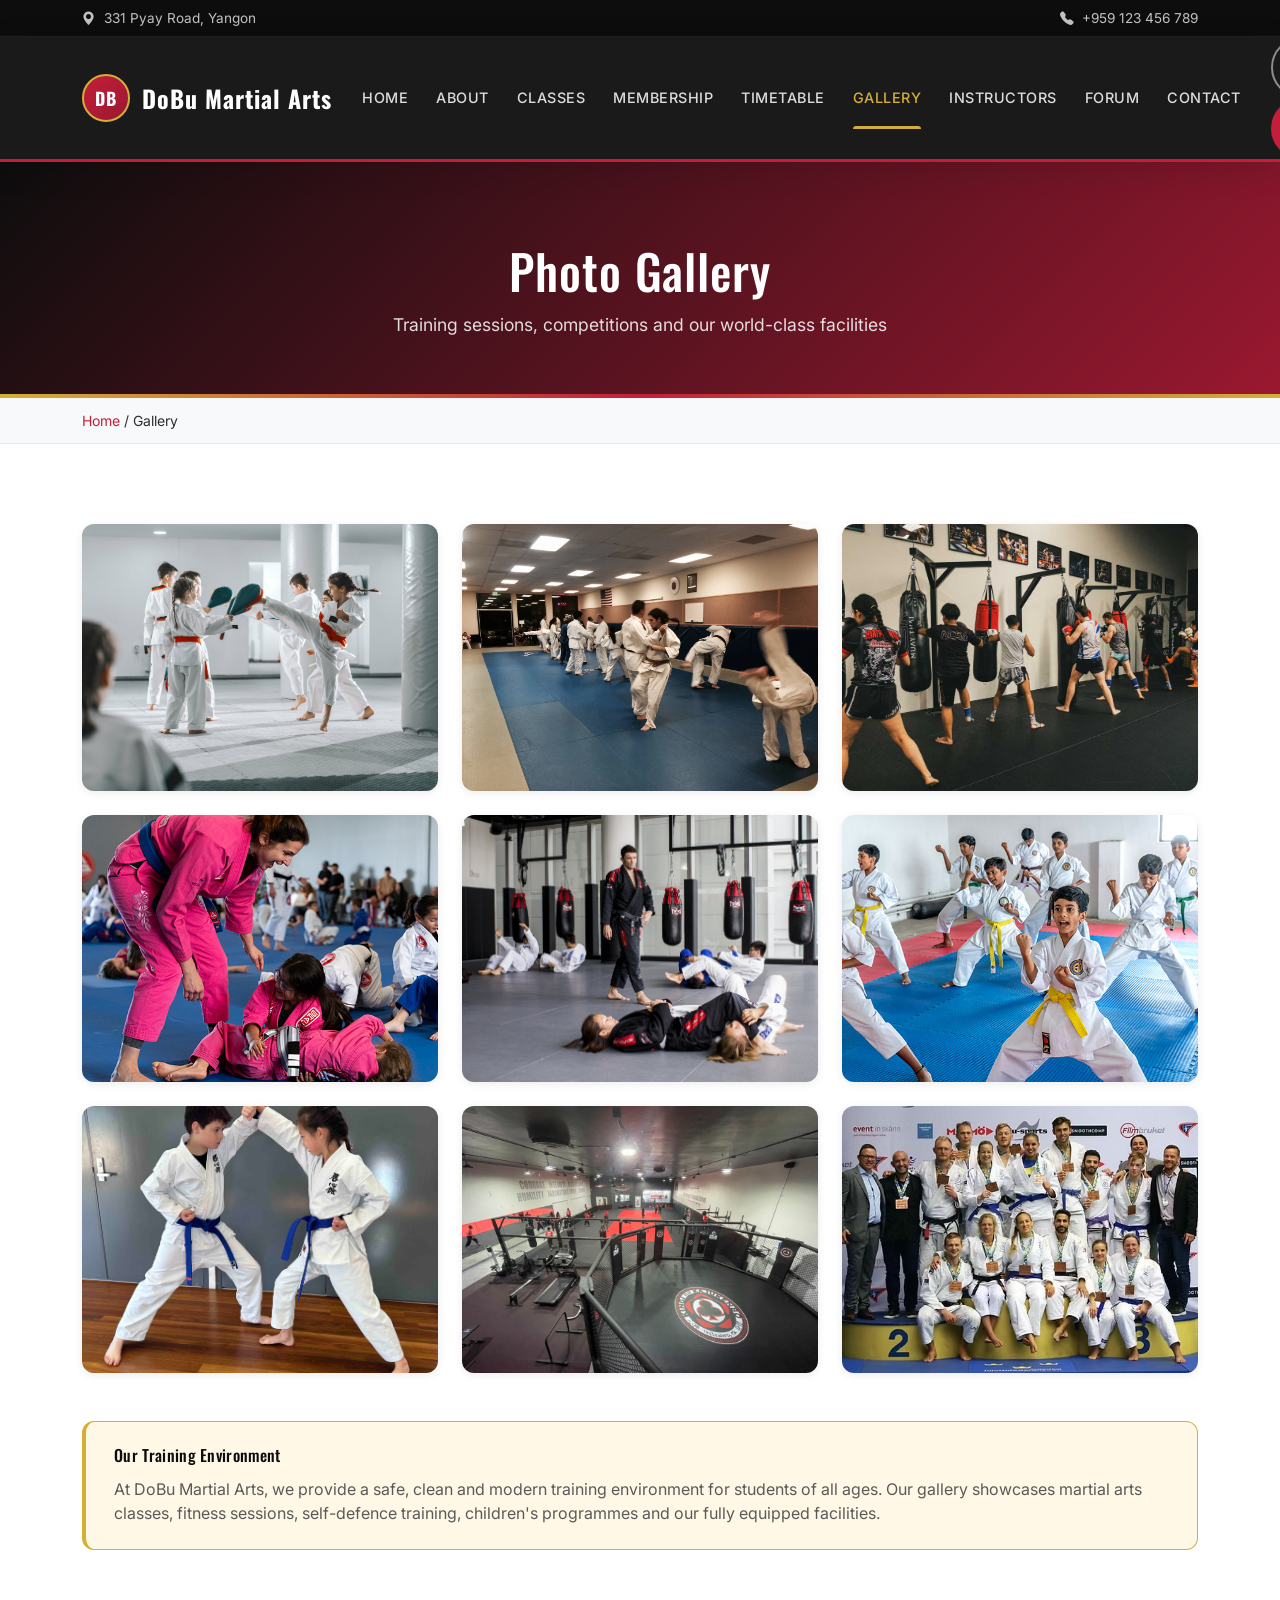
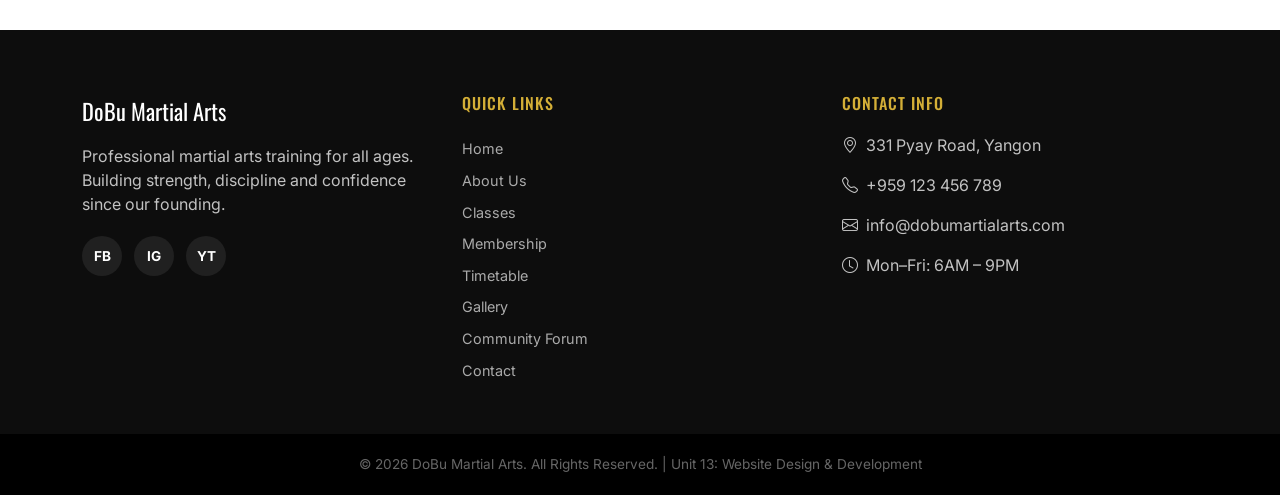
<file: Gallery.html>
<!DOCTYPE html>
<html lang="en">
<head>
    <meta charset="UTF-8">
    <meta name="viewport" content="width=device-width, initial-scale=1.0">
    <meta name="description" content="Photo gallery of DoBu Martial Arts training sessions and facilities.">
    <title>Gallery - DoBu Martial Arts</title>
    <link href="https://cdn.jsdelivr.net/npm/bootstrap@5.3.3/dist/css/bootstrap.min.css" rel="stylesheet">
    <link href="https://cdn.jsdelivr.net/npm/bootstrap-icons@1.11.3/font/bootstrap-icons.min.css" rel="stylesheet">
    <link rel="stylesheet" href="css/style.css">
</head>
<body>

    <a href="#main-content" class="skip-link">Skip to main content</a>
    <div class="top-bar d-none d-md-block"><div class="container d-flex justify-content-between"><span><i class="bi bi-geo-alt-fill me-1"></i> 331 Pyay Road, Yangon</span><span><i class="bi bi-telephone-fill me-1"></i> +959 123 456 789</span></div></div>

    <nav class="navbar navbar-expand-lg navbar-dark navbar-dobu sticky-top">
        <div class="container">
            <a class="navbar-brand d-flex align-items-center" href="home.html"><span class="brand-logo">DB</span>DoBu Martial Arts</a>
            <button class="navbar-toggler" type="button" data-bs-toggle="collapse" data-bs-target="#mainNavbar" aria-controls="mainNavbar" aria-expanded="false" aria-label="Toggle navigation"><span class="navbar-toggler-icon"></span></button>
            <div class="collapse navbar-collapse" id="mainNavbar">
                <ul class="navbar-nav ms-auto mb-2 mb-lg-0">
                    <li class="nav-item"><a class="nav-link" href="home.html">Home</a></li>
                    <li class="nav-item"><a class="nav-link" href="about.html">About</a></li>
                    <li class="nav-item"><a class="nav-link" href="classes.html">Classes</a></li>
                    <li class="nav-item"><a class="nav-link" href="membership.html">Membership</a></li>
                    <li class="nav-item"><a class="nav-link" href="timetable.html">Timetable</a></li>
                    <li class="nav-item"><a class="nav-link active" href="gallery.html">Gallery</a></li>
                    <li class="nav-item"><a class="nav-link" href="instructors.html">Instructors</a></li>
                    <li class="nav-item"><a class="nav-link" href="forum.html">Forum</a></li>
                    <li class="nav-item"><a class="nav-link" href="contact.html">Contact</a></li>
                </ul>
                <div class="navbar-auth ms-lg-3"><a href="signin.html" class="btn btn-signin me-2">Sign In</a><a href="signup.html" class="btn btn-signup">Sign Up</a></div>
            </div>
        </div>
    </nav>

    <header class="page-header"><div class="container"><h1>Photo Gallery</h1><p>Training sessions, competitions and our world-class facilities</p></div></header>
    <div class="breadcrumb-nav"><div class="container"><a href="home.html">Home</a> / <span>Gallery</span></div></div>

    <main id="main-content">
        <section class="section-padding">
            <div class="container">
                <div class="row g-3 g-md-4">
                    <div class="col-sm-6 col-lg-4">
                        <figure class="gallery-item mb-0">
                            <img src="img/karatetraining.png" alt="Karate training">
                            <div class="gallery-overlay"><span>Karate Training</span></div>
                        </figure>
                    </div>
                    <div class="col-sm-6 col-lg-4">
                        <figure class="gallery-item mb-0">
                            <img src="img/judotraining.png" alt="Judo training">
                            <div class="gallery-overlay"><span>Judo Training</span></div>
                        </figure>
                    </div>
                    <div class="col-sm-6 col-lg-4">
                        <figure class="gallery-item mb-0">
                            <img src="img/muaythaitraining.png" alt="Muay Thai training">
                            <div class="gallery-overlay"><span>Muay Thai Training</span></div>
                        </figure>
                    </div>
                    <div class="col-sm-6 col-lg-4">
                        <figure class="gallery-item mb-0">
                            <img src="img/Jiu-Jitsutraining.png" alt="Jiu-Jitsu training">
                            <div class="gallery-overlay"><span>Jiu-Jitsu Training</span></div>
                        </figure>
                    </div>
                    <div class="col-sm-6 col-lg-4">
                        <figure class="gallery-item mb-0">
                            <img src="img/fitnesstraining1.png" alt="Fitness training">
                            <div class="gallery-overlay"><span>Fitness Training</span></div>
                        </figure>
                    </div>
                    <div class="col-sm-6 col-lg-4">
                        <figure class="gallery-item mb-0">
                            <img src="img/selfdefencetraining.png" alt="Self defence training">
                            <div class="gallery-overlay"><span>Self Defence</span></div>
                        </figure>
                    </div>
                    <div class="col-sm-6 col-lg-4">
                        <figure class="gallery-item mb-0">
                            <img src="img/kidmartialart.png" alt="Kids martial arts">
                            <div class="gallery-overlay"><span>Kids Martial Arts</span></div>
                        </figure>
                    </div>
                    <div class="col-sm-6 col-lg-4">
                        <figure class="gallery-item mb-0">
                            <img src="img/martialart.png" alt="Training facilities">
                            <div class="gallery-overlay"><span>Training Facilities</span></div>
                        </figure>
                    </div>
                    <div class="col-sm-6 col-lg-4">
                        <figure class="gallery-item mb-0">
                            <img src="img/competitionteam.png" alt="Competition team">
                            <div class="gallery-overlay"><span>Competition Team</span></div>
                        </figure>
                    </div>
                </div>

                <div class="info-alert mt-5">
                    <h4>Our Training Environment</h4>
                    <p class="text-muted mb-0">At DoBu Martial Arts, we provide a safe, clean and modern training environment for students of all ages. Our gallery showcases martial arts classes, fitness sessions, self-defence training, children's programmes and our fully equipped facilities.</p>
                </div>
            </div>
        </section>
    </main>

    <footer class="site-footer">
        <div class="container">
            <div class="row g-4">
                <div class="col-md-4">
                    <div class="footer-brand">DoBu Martial Arts</div>
                    <p>Professional martial arts training for all ages. Building strength, discipline and confidence since our founding.</p>
                    <div class="footer-social">
                        <a href="#" aria-label="Facebook">FB</a>
                        <a href="#" aria-label="Instagram">IG</a>
                        <a href="#" aria-label="YouTube">YT</a>
                    </div>
                </div>
                <div class="col-6 col-md-4">
                    <h5>Quick Links</h5>
                    <a href="home.html">Home</a>
                    <a href="about.html">About Us</a>
                    <a href="classes.html">Classes</a>
                    <a href="membership.html">Membership</a>
                    <a href="timetable.html">Timetable</a>
                    <a href="gallery.html">Gallery</a>
                    <a href="forum.html">Community Forum</a>
                    <a href="contact.html">Contact</a>
                </div>
                <div class="col-6 col-md-4">
                    <h5>Contact Info</h5>
                    <p><i class="bi bi-geo-alt me-2"></i>331 Pyay Road, Yangon</p>
                    <p><i class="bi bi-telephone me-2"></i>+959 123 456 789</p>
                    <p><i class="bi bi-envelope me-2"></i>info@dobumartialarts.com</p>
                    <p><i class="bi bi-clock me-2"></i>Mon–Fri: 6AM – 9PM</p>
                </div>
            </div>
        </div>
        <div class="footer-bottom">
            <p class="mb-0">&copy; 2026 DoBu Martial Arts. All Rights Reserved. | Unit 13: Website Design &amp; Development</p>
        </div>
    </footer>

    <script src="https://cdn.jsdelivr.net/npm/bootstrap@5.3.3/dist/js/bootstrap.bundle.min.js"></script>
</body>
</html>
</file>
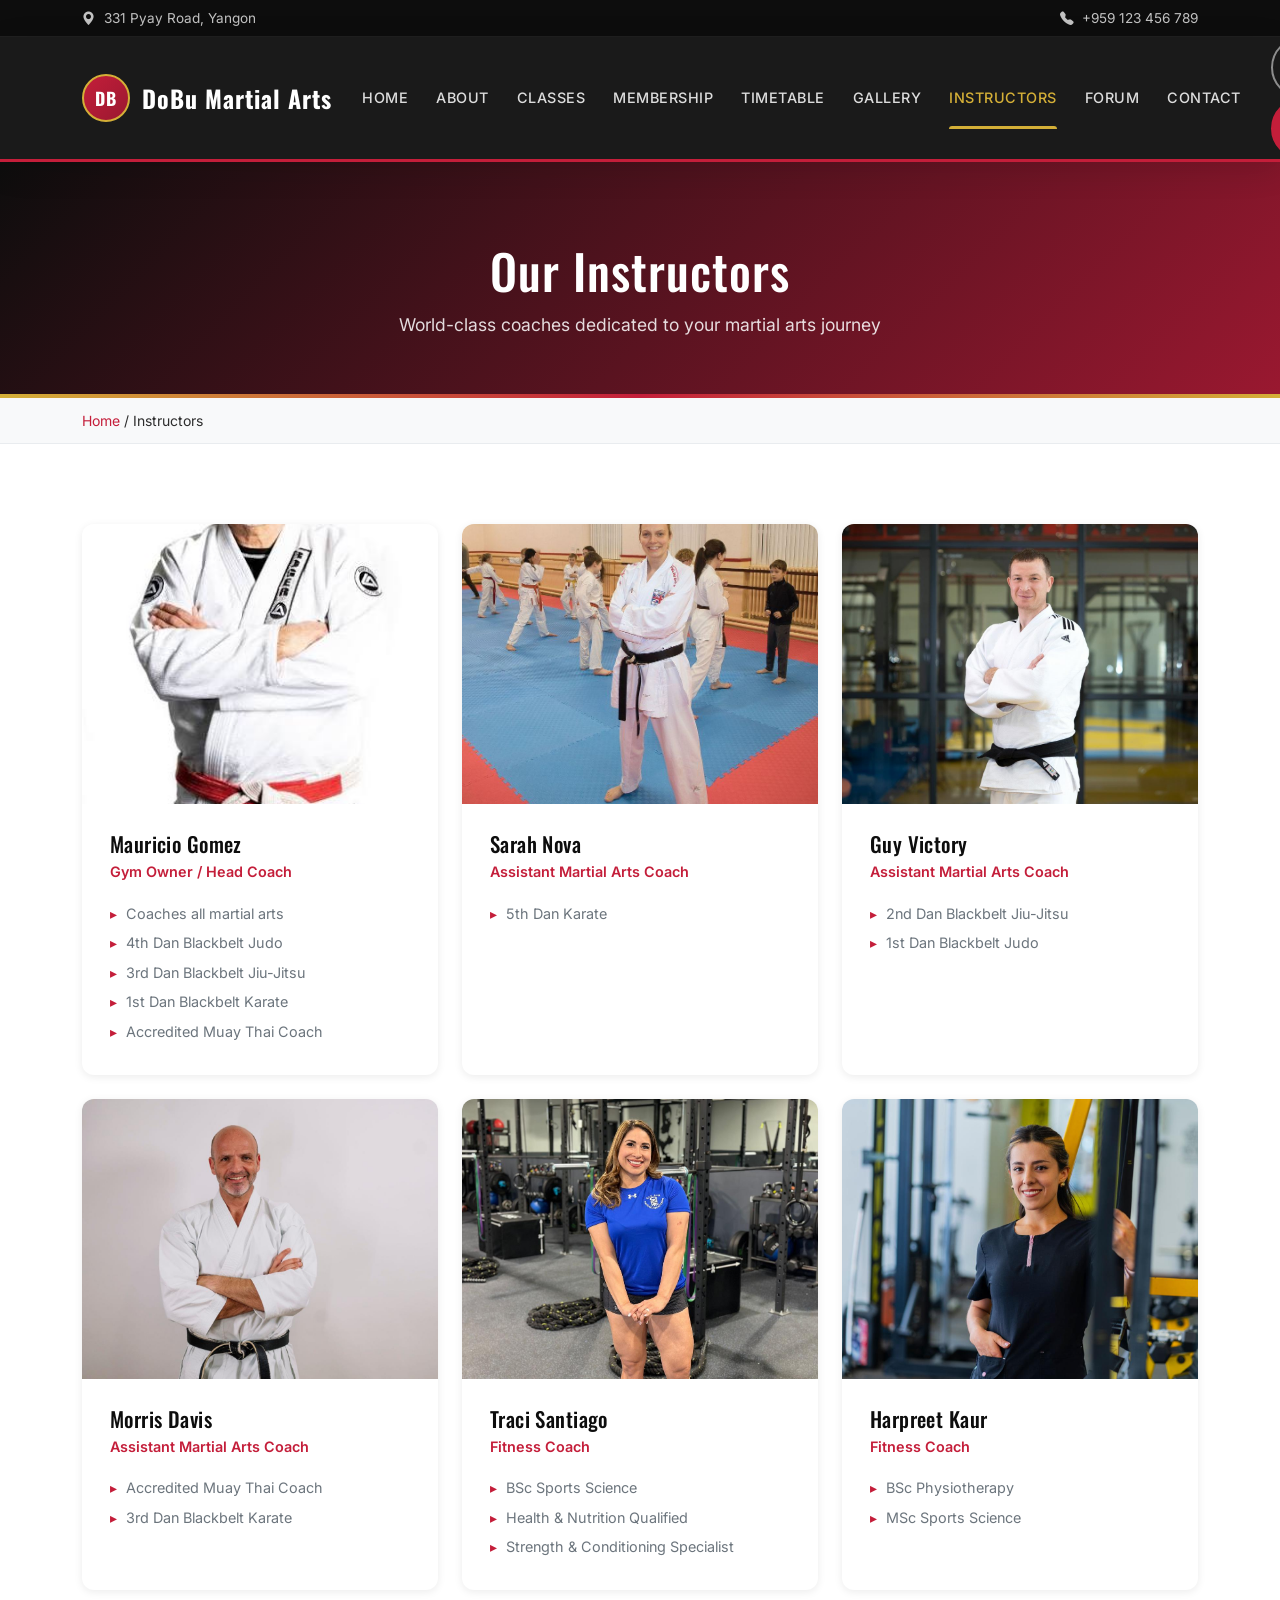
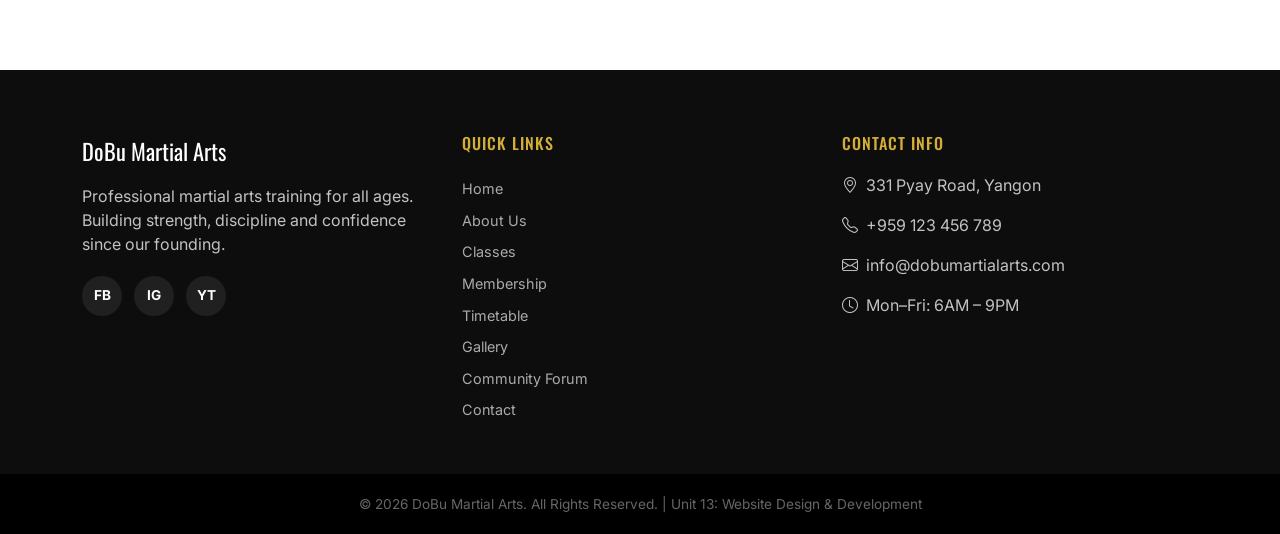
<file: Instructors.html>
<!DOCTYPE html>
<html lang="en">
<head>
    <meta charset="UTF-8">
    <meta name="viewport" content="width=device-width, initial-scale=1.0">
    <meta name="description" content="Meet the expert instructors at DoBu Martial Arts.">
    <title>Instructors - DoBu Martial Arts</title>
    <link href="https://cdn.jsdelivr.net/npm/bootstrap@5.3.3/dist/css/bootstrap.min.css" rel="stylesheet">
    <link href="https://cdn.jsdelivr.net/npm/bootstrap-icons@1.11.3/font/bootstrap-icons.min.css" rel="stylesheet">
    <link rel="stylesheet" href="css/style.css">
</head>
<body>

    <a href="#main-content" class="skip-link">Skip to main content</a>
    <div class="top-bar d-none d-md-block"><div class="container d-flex justify-content-between"><span><i class="bi bi-geo-alt-fill me-1"></i> 331 Pyay Road, Yangon</span><span><i class="bi bi-telephone-fill me-1"></i> +959 123 456 789</span></div></div>

    <nav class="navbar navbar-expand-lg navbar-dark navbar-dobu sticky-top">
        <div class="container">
            <a class="navbar-brand d-flex align-items-center" href="home.html"><span class="brand-logo">DB</span>DoBu Martial Arts</a>
            <button class="navbar-toggler" type="button" data-bs-toggle="collapse" data-bs-target="#mainNavbar" aria-controls="mainNavbar" aria-expanded="false" aria-label="Toggle navigation"><span class="navbar-toggler-icon"></span></button>
            <div class="collapse navbar-collapse" id="mainNavbar">
                <ul class="navbar-nav ms-auto mb-2 mb-lg-0">
                    <li class="nav-item"><a class="nav-link" href="home.html">Home</a></li>
                    <li class="nav-item"><a class="nav-link" href="about.html">About</a></li>
                    <li class="nav-item"><a class="nav-link" href="classes.html">Classes</a></li>
                    <li class="nav-item"><a class="nav-link" href="membership.html">Membership</a></li>
                    <li class="nav-item"><a class="nav-link" href="timetable.html">Timetable</a></li>
                    <li class="nav-item"><a class="nav-link" href="gallery.html">Gallery</a></li>
                    <li class="nav-item"><a class="nav-link active" href="instructors.html">Instructors</a></li>
                    <li class="nav-item"><a class="nav-link" href="forum.html">Forum</a></li>
                    <li class="nav-item"><a class="nav-link" href="contact.html">Contact</a></li>
                </ul>
                <div class="navbar-auth ms-lg-3"><a href="signin.html" class="btn btn-signin me-2">Sign In</a><a href="signup.html" class="btn btn-signup">Sign Up</a></div>
            </div>
        </div>
    </nav>

    <header class="page-header"><div class="container"><h1>Our Instructors</h1><p>World-class coaches dedicated to your martial arts journey</p></div></header>
    <div class="breadcrumb-nav"><div class="container"><a href="home.html">Home</a> / <span>Instructors</span></div></div>

    <main id="main-content">
        <section class="section-padding">
            <div class="container">
                <div class="row g-4">
                    <div class="col-md-6 col-lg-4">
                        <article class="instructor-card">
                            <div class="instructor-img"><img src="img/mauriciogomez.png" alt="Mauricio Gomez"></div>
                            <div class="instructor-body">
                                <h3>Mauricio Gomez</h3>
                                <span class="role">Gym Owner / Head Coach</span>
                                <ul><li>Coaches all martial arts</li><li>4th Dan Blackbelt Judo</li><li>3rd Dan Blackbelt Jiu-Jitsu</li><li>1st Dan Blackbelt Karate</li><li>Accredited Muay Thai Coach</li></ul>
                            </div>
                        </article>
                    </div>
                    <div class="col-md-6 col-lg-4">
                        <article class="instructor-card">
                            <div class="instructor-img"><img src="img/sarah.png" alt="Sarah Nova"></div>
                            <div class="instructor-body">
                                <h3>Sarah Nova</h3>
                                <span class="role">Assistant Martial Arts Coach</span>
                                <ul><li>5th Dan Karate</li></ul>
                            </div>
                        </article>
                    </div>
                    <div class="col-md-6 col-lg-4">
                        <article class="instructor-card">
                            <div class="instructor-img"><img src="img/guy.png" alt="Guy Victory"></div>
                            <div class="instructor-body">
                                <h3>Guy Victory</h3>
                                <span class="role">Assistant Martial Arts Coach</span>
                                <ul><li>2nd Dan Blackbelt Jiu-Jitsu</li><li>1st Dan Blackbelt Judo</li></ul>
                            </div>
                        </article>
                    </div>
                    <div class="col-md-6 col-lg-4">
                        <article class="instructor-card">
                            <div class="instructor-img"><img src="img/morris.png" alt="Morris Davis"></div>
                            <div class="instructor-body">
                                <h3>Morris Davis</h3>
                                <span class="role">Assistant Martial Arts Coach</span>
                                <ul><li>Accredited Muay Thai Coach</li><li>3rd Dan Blackbelt Karate</li></ul>
                            </div>
                        </article>
                    </div>
                    <div class="col-md-6 col-lg-4">
                        <article class="instructor-card">
                            <div class="instructor-img"><img src="img/traci.png" alt="Traci Santiago"></div>
                            <div class="instructor-body">
                                <h3>Traci Santiago</h3>
                                <span class="role">Fitness Coach</span>
                                <ul><li>BSc Sports Science</li><li>Health &amp; Nutrition Qualified</li><li>Strength &amp; Conditioning Specialist</li></ul>
                            </div>
                        </article>
                    </div>
                    <div class="col-md-6 col-lg-4">
                        <article class="instructor-card">
                            <div class="instructor-img"><img src="img/harpreet.png" alt="Harpreet Kaur"></div>
                            <div class="instructor-body">
                                <h3>Harpreet Kaur</h3>
                                <span class="role">Fitness Coach</span>
                                <ul><li>BSc Physiotherapy</li><li>MSc Sports Science</li></ul>
                            </div>
                        </article>
                    </div>
                </div>
            </div>
        </section>
    </main>

    <footer class="site-footer">
        <div class="container">
            <div class="row g-4">
                <div class="col-md-4">
                    <div class="footer-brand">DoBu Martial Arts</div>
                    <p>Professional martial arts training for all ages. Building strength, discipline and confidence since our founding.</p>
                    <div class="footer-social">
                        <a href="#" aria-label="Facebook">FB</a>
                        <a href="#" aria-label="Instagram">IG</a>
                        <a href="#" aria-label="YouTube">YT</a>
                    </div>
                </div>
                <div class="col-6 col-md-4">
                    <h5>Quick Links</h5>
                    <a href="home.html">Home</a>
                    <a href="about.html">About Us</a>
                    <a href="classes.html">Classes</a>
                    <a href="membership.html">Membership</a>
                    <a href="timetable.html">Timetable</a>
                    <a href="gallery.html">Gallery</a>
                    <a href="forum.html">Community Forum</a>
                    <a href="contact.html">Contact</a>
                </div>
                <div class="col-6 col-md-4">
                    <h5>Contact Info</h5>
                    <p><i class="bi bi-geo-alt me-2"></i>331 Pyay Road, Yangon</p>
                    <p><i class="bi bi-telephone me-2"></i>+959 123 456 789</p>
                    <p><i class="bi bi-envelope me-2"></i>info@dobumartialarts.com</p>
                    <p><i class="bi bi-clock me-2"></i>Mon–Fri: 6AM – 9PM</p>
                </div>
            </div>
        </div>
        <div class="footer-bottom">
            <p class="mb-0">&copy; 2026 DoBu Martial Arts. All Rights Reserved. | Unit 13: Website Design &amp; Development</p>
        </div>
    </footer>

    <script src="https://cdn.jsdelivr.net/npm/bootstrap@5.3.3/dist/js/bootstrap.bundle.min.js"></script>
</body>
</html>
</file>
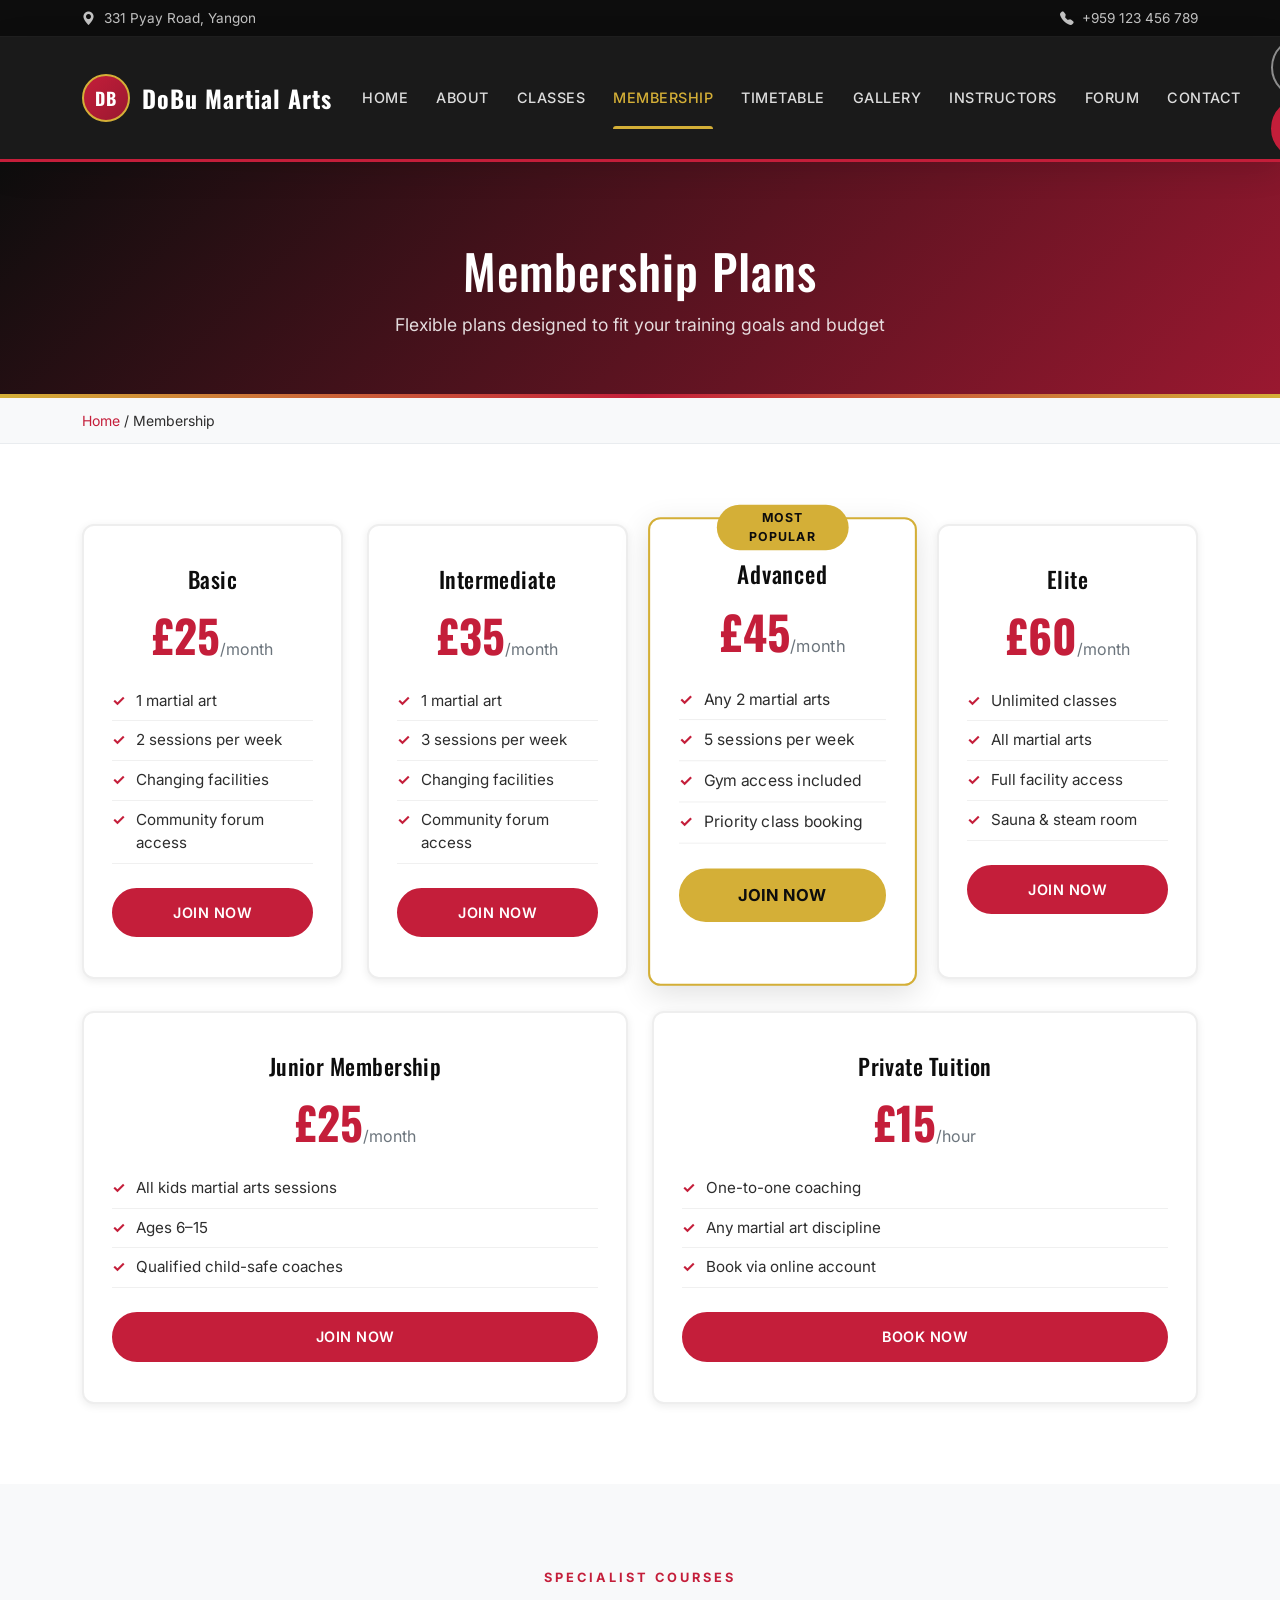
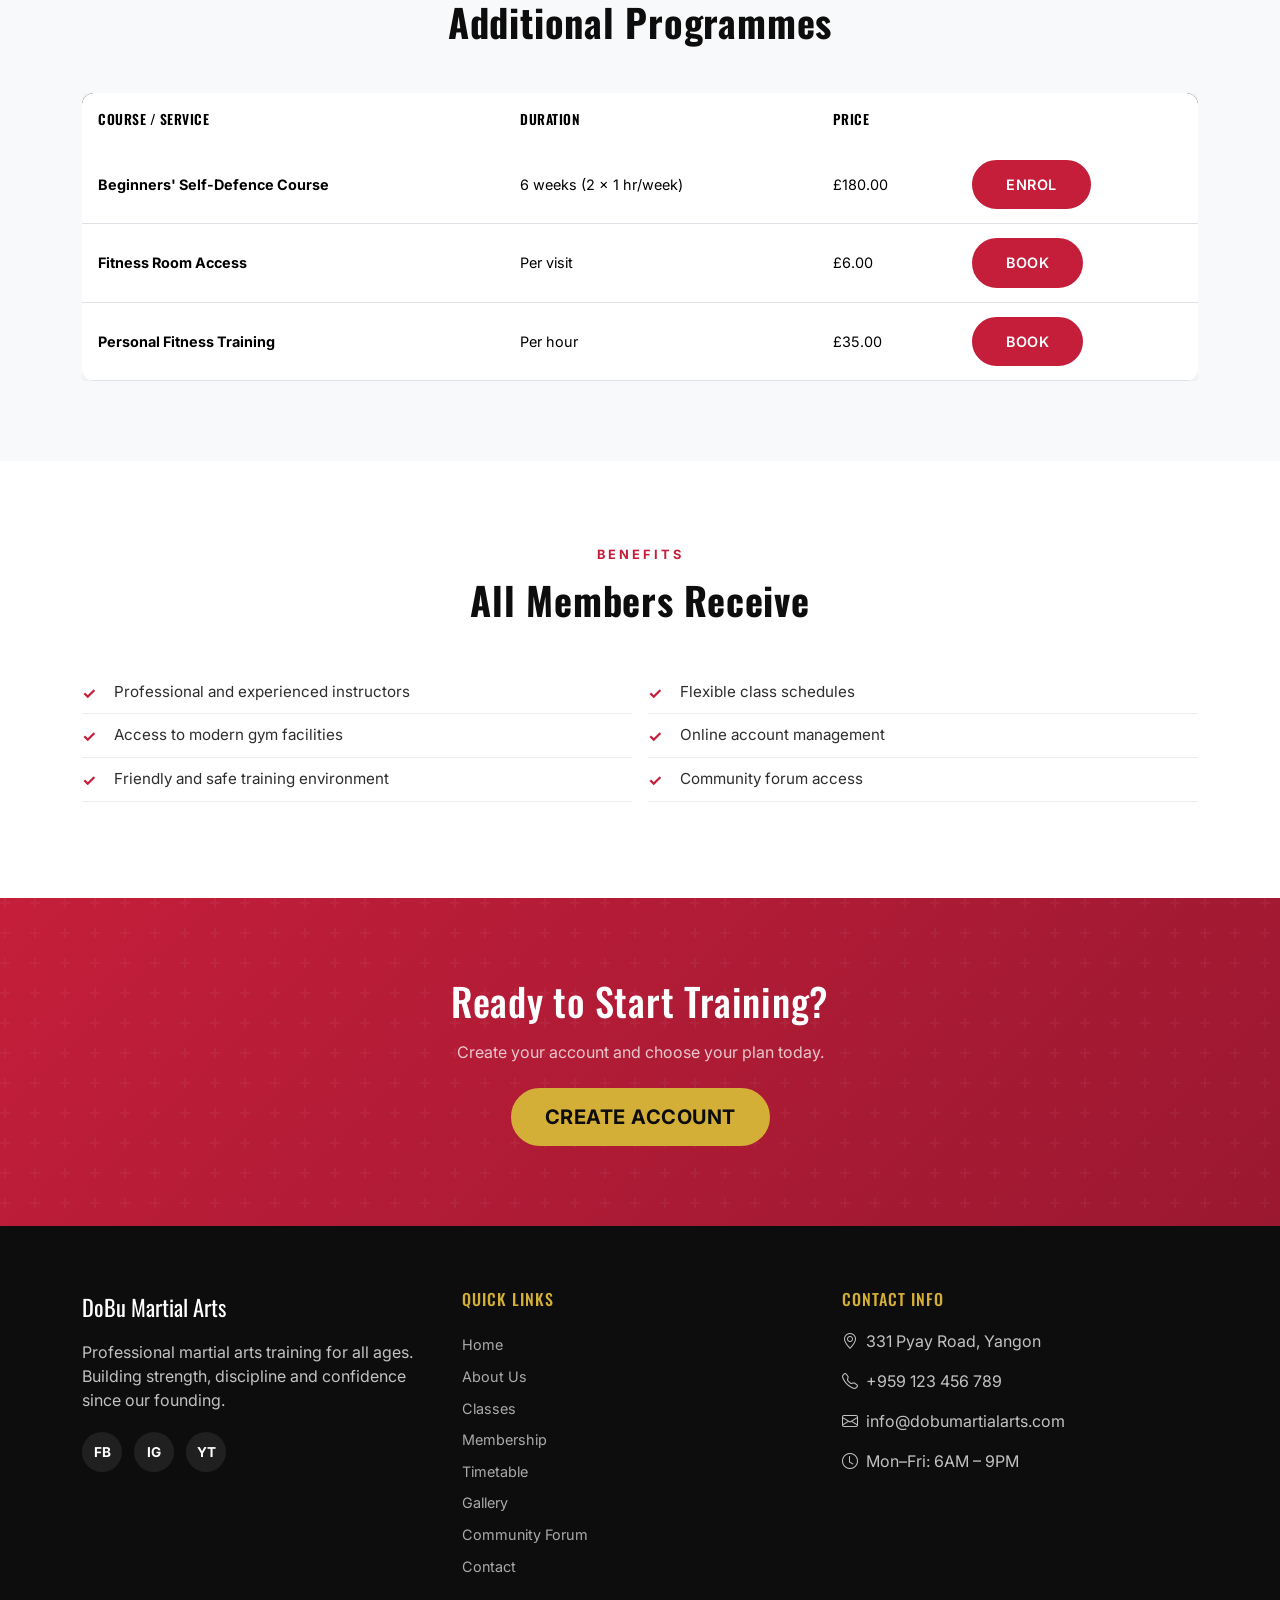
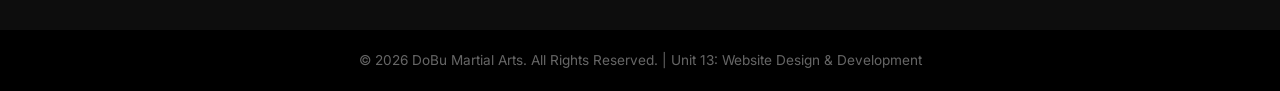
<file: membership.html>
<!DOCTYPE html>
<html lang="en">
<head>
    <meta charset="UTF-8">
    <meta name="viewport" content="width=device-width, initial-scale=1.0">
    <meta name="description" content="DoBu Martial Arts membership plans and pricing - from Basic to Elite.">
    <title>Membership - DoBu Martial Arts</title>
    <link href="https://cdn.jsdelivr.net/npm/bootstrap@5.3.3/dist/css/bootstrap.min.css" rel="stylesheet">
    <link href="https://cdn.jsdelivr.net/npm/bootstrap-icons@1.11.3/font/bootstrap-icons.min.css" rel="stylesheet">
    <link rel="stylesheet" href="css/style.css">
</head>
<body>

    <a href="#main-content" class="skip-link">Skip to main content</a>
    <div class="top-bar d-none d-md-block"><div class="container d-flex justify-content-between"><span><i class="bi bi-geo-alt-fill me-1"></i> 331 Pyay Road, Yangon</span><span><i class="bi bi-telephone-fill me-1"></i> +959 123 456 789</span></div></div>

    <nav class="navbar navbar-expand-lg navbar-dark navbar-dobu sticky-top">
        <div class="container">
            <a class="navbar-brand d-flex align-items-center" href="home.html"><span class="brand-logo">DB</span>DoBu Martial Arts</a>
            <button class="navbar-toggler" type="button" data-bs-toggle="collapse" data-bs-target="#mainNavbar" aria-controls="mainNavbar" aria-expanded="false" aria-label="Toggle navigation"><span class="navbar-toggler-icon"></span></button>
            <div class="collapse navbar-collapse" id="mainNavbar">
                <ul class="navbar-nav ms-auto mb-2 mb-lg-0">
                    <li class="nav-item"><a class="nav-link" href="home.html">Home</a></li>
                    <li class="nav-item"><a class="nav-link" href="about.html">About</a></li>
                    <li class="nav-item"><a class="nav-link" href="classes.html">Classes</a></li>
                    <li class="nav-item"><a class="nav-link active" href="membership.html">Membership</a></li>
                    <li class="nav-item"><a class="nav-link" href="timetable.html">Timetable</a></li>
                    <li class="nav-item"><a class="nav-link" href="gallery.html">Gallery</a></li>
                    <li class="nav-item"><a class="nav-link" href="instructors.html">Instructors</a></li>
                    <li class="nav-item"><a class="nav-link" href="forum.html">Forum</a></li>
                    <li class="nav-item"><a class="nav-link" href="contact.html">Contact</a></li>
                </ul>
                <div class="navbar-auth ms-lg-3"><a href="signin.html" class="btn btn-signin me-2">Sign In</a><a href="signup.html" class="btn btn-signup">Sign Up</a></div>
            </div>
        </div>
    </nav>

    <header class="page-header"><div class="container"><h1>Membership Plans</h1><p>Flexible plans designed to fit your training goals and budget</p></div></header>
    <div class="breadcrumb-nav"><div class="container"><a href="home.html">Home</a> / <span>Membership</span></div></div>

    <main id="main-content">
        <section class="section-padding">
            <div class="container">
                <div class="row g-4">
                    <div class="col-sm-6 col-xl-3">
                        <div class="pricing-card">
                            <h3>Basic</h3>
                            <div class="price">&pound;25<span>/month</span></div>
                            <ul><li>1 martial art</li><li>2 sessions per week</li><li>Changing facilities</li><li>Community forum access</li></ul>
                            <a href="signup.html" class="btn btn-dobu-primary w-100">Join Now</a>
                        </div>
                    </div>
                    <div class="col-sm-6 col-xl-3">
                        <div class="pricing-card">
                            <h3>Intermediate</h3>
                            <div class="price">&pound;35<span>/month</span></div>
                            <ul><li>1 martial art</li><li>3 sessions per week</li><li>Changing facilities</li><li>Community forum access</li></ul>
                            <a href="signup.html" class="btn btn-dobu-primary w-100">Join Now</a>
                        </div>
                    </div>
                    <div class="col-sm-6 col-xl-3">
                        <div class="pricing-card featured">
                            <span class="plan-badge">Most Popular</span>
                            <h3>Advanced</h3>
                            <div class="price">&pound;45<span>/month</span></div>
                            <ul><li>Any 2 martial arts</li><li>5 sessions per week</li><li>Gym access included</li><li>Priority class booking</li></ul>
                            <a href="signup.html" class="btn btn-dobu-gold w-100">Join Now</a>
                        </div>
                    </div>
                    <div class="col-sm-6 col-xl-3">
                        <div class="pricing-card">
                            <h3>Elite</h3>
                            <div class="price">&pound;60<span>/month</span></div>
                            <ul><li>Unlimited classes</li><li>All martial arts</li><li>Full facility access</li><li>Sauna &amp; steam room</li></ul>
                            <a href="signup.html" class="btn btn-dobu-primary w-100">Join Now</a>
                        </div>
                    </div>
                </div>

                <div class="row g-4 mt-2">
                    <div class="col-md-6">
                        <div class="pricing-card">
                            <h3>Junior Membership</h3>
                            <div class="price">&pound;25<span>/month</span></div>
                            <ul><li>All kids martial arts sessions</li><li>Ages 6–15</li><li>Qualified child-safe coaches</li></ul>
                            <a href="signup.html" class="btn btn-dobu-primary w-100">Join Now</a>
                        </div>
                    </div>
                    <div class="col-md-6">
                        <div class="pricing-card">
                            <h3>Private Tuition</h3>
                            <div class="price">&pound;15<span>/hour</span></div>
                            <ul><li>One-to-one coaching</li><li>Any martial art discipline</li><li>Book via online account</li></ul>
                            <a href="contact.html" class="btn btn-dobu-primary w-100">Book Now</a>
                        </div>
                    </div>
                </div>
            </div>
        </section>

        <section class="section-padding bg-light-section">
            <div class="container">
                <div class="text-center mb-5"><span class="section-label">Specialist Courses</span><h2 class="section-title">Additional Programmes</h2></div>
                <div class="table-responsive">
                    <table class="table table-dobu mb-0">
                        <thead><tr><th>Course / Service</th><th>Duration</th><th>Price</th><th></th></tr></thead>
                        <tbody>
                            <tr><td><strong>Beginners' Self-Defence Course</strong></td><td>6 weeks (2 &times; 1 hr/week)</td><td>&pound;180.00</td><td><a href="signup.html" class="btn btn-sm btn-dobu-primary">Enrol</a></td></tr>
                            <tr><td><strong>Fitness Room Access</strong></td><td>Per visit</td><td>&pound;6.00</td><td><a href="signup.html" class="btn btn-sm btn-dobu-primary">Book</a></td></tr>
                            <tr><td><strong>Personal Fitness Training</strong></td><td>Per hour</td><td>&pound;35.00</td><td><a href="contact.html" class="btn btn-sm btn-dobu-primary">Book</a></td></tr>
                        </tbody>
                    </table>
                </div>
            </div>
        </section>

        <section class="section-padding">
            <div class="container">
                <div class="text-center mb-5"><span class="section-label">Benefits</span><h2 class="section-title">All Members Receive</h2></div>
                <div class="row g-3">
                    <div class="col-md-6"><ul class="check-list list-unstyled"><li>Professional and experienced instructors</li><li>Access to modern gym facilities</li><li>Friendly and safe training environment</li></ul></div>
                    <div class="col-md-6"><ul class="check-list list-unstyled"><li>Flexible class schedules</li><li>Online account management</li><li>Community forum access</li></ul></div>
                </div>
            </div>
        </section>
    </main>

    <section class="cta-banner"><div class="container"><h2>Ready to Start Training?</h2><p class="mb-4 opacity-75">Create your account and choose your plan today.</p><a href="signup.html" class="btn btn-dobu-gold btn-lg">Create Account</a></div></section>

    <footer class="site-footer">
        <div class="container">
            <div class="row g-4">
                <div class="col-md-4">
                    <div class="footer-brand">DoBu Martial Arts</div>
                    <p>Professional martial arts training for all ages. Building strength, discipline and confidence since our founding.</p>
                    <div class="footer-social">
                        <a href="#" aria-label="Facebook">FB</a>
                        <a href="#" aria-label="Instagram">IG</a>
                        <a href="#" aria-label="YouTube">YT</a>
                    </div>
                </div>
                <div class="col-6 col-md-4">
                    <h5>Quick Links</h5>
                    <a href="home.html">Home</a>
                    <a href="about.html">About Us</a>
                    <a href="classes.html">Classes</a>
                    <a href="membership.html">Membership</a>
                    <a href="timetable.html">Timetable</a>
                    <a href="gallery.html">Gallery</a>
                    <a href="forum.html">Community Forum</a>
                    <a href="contact.html">Contact</a>
                </div>
                <div class="col-6 col-md-4">
                    <h5>Contact Info</h5>
                    <p><i class="bi bi-geo-alt me-2"></i>331 Pyay Road, Yangon</p>
                    <p><i class="bi bi-telephone me-2"></i>+959 123 456 789</p>
                    <p><i class="bi bi-envelope me-2"></i>info@dobumartialarts.com</p>
                    <p><i class="bi bi-clock me-2"></i>Mon–Fri: 6AM – 9PM</p>
                </div>
            </div>
        </div>
        <div class="footer-bottom">
            <p class="mb-0">&copy; 2026 DoBu Martial Arts. All Rights Reserved. | Unit 13: Website Design &amp; Development</p>
        </div>
    </footer>

    <script src="https://cdn.jsdelivr.net/npm/bootstrap@5.3.3/dist/js/bootstrap.bundle.min.js"></script>
</body>
</html>
</file>
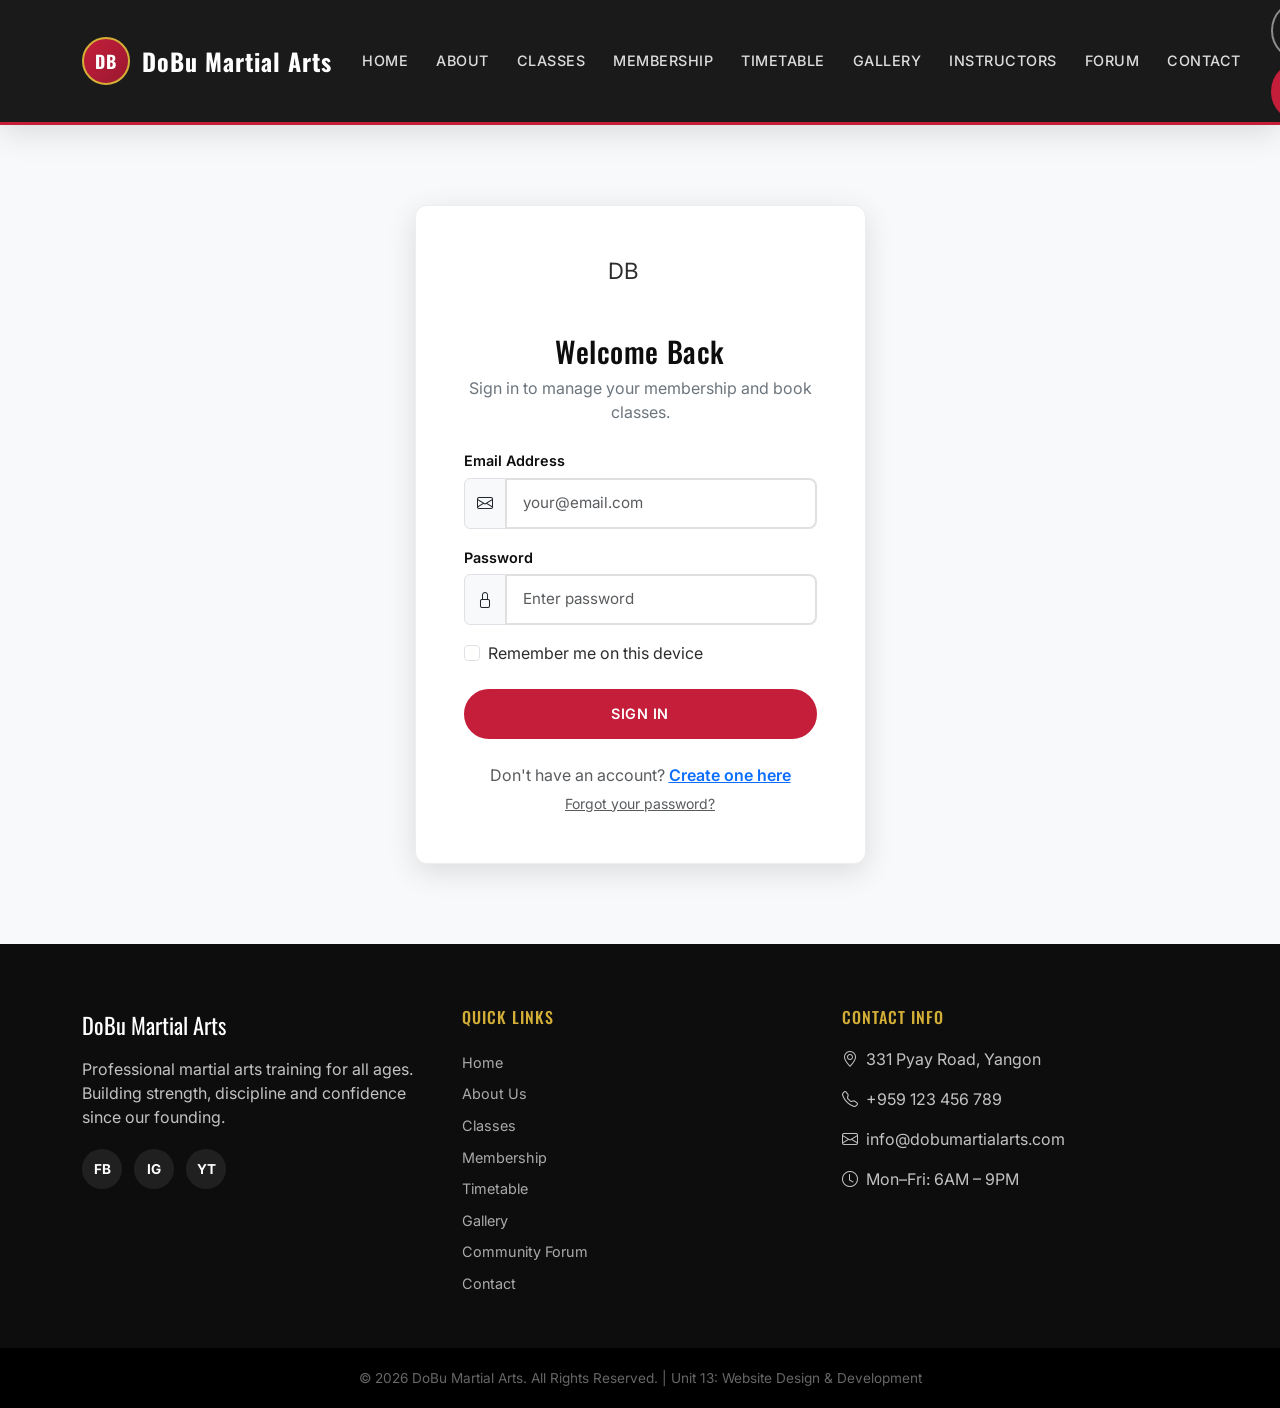
<file: signin.html>
<!DOCTYPE html>
<html lang="en">
<head>
    <meta charset="UTF-8">
    <meta name="viewport" content="width=device-width, initial-scale=1.0">
    <meta name="description" content="Sign in to your DoBu Martial Arts member account.">
    <title>Sign In - DoBu Martial Arts</title>
    <link href="https://cdn.jsdelivr.net/npm/bootstrap@5.3.3/dist/css/bootstrap.min.css" rel="stylesheet">
    <link href="https://cdn.jsdelivr.net/npm/bootstrap-icons@1.11.3/font/bootstrap-icons.min.css" rel="stylesheet">
    <link rel="stylesheet" href="css/style.css">
</head>
<body>

    <a href="#main-content" class="skip-link">Skip to main content</a>

    <nav class="navbar navbar-expand-lg navbar-dark navbar-dobu sticky-top">
        <div class="container">
            <a class="navbar-brand d-flex align-items-center" href="home.html"><span class="brand-logo">DB</span>DoBu Martial Arts</a>
            <button class="navbar-toggler" type="button" data-bs-toggle="collapse" data-bs-target="#mainNavbar" aria-controls="mainNavbar" aria-expanded="false" aria-label="Toggle navigation"><span class="navbar-toggler-icon"></span></button>
            <div class="collapse navbar-collapse" id="mainNavbar">
                <ul class="navbar-nav ms-auto mb-2 mb-lg-0">
                    <li class="nav-item"><a class="nav-link" href="home.html">Home</a></li>
                    <li class="nav-item"><a class="nav-link" href="about.html">About</a></li>
                    <li class="nav-item"><a class="nav-link" href="classes.html">Classes</a></li>
                    <li class="nav-item"><a class="nav-link" href="membership.html">Membership</a></li>
                    <li class="nav-item"><a class="nav-link" href="timetable.html">Timetable</a></li>
                    <li class="nav-item"><a class="nav-link" href="gallery.html">Gallery</a></li>
                    <li class="nav-item"><a class="nav-link" href="instructors.html">Instructors</a></li>
                    <li class="nav-item"><a class="nav-link" href="forum.html">Forum</a></li>
                    <li class="nav-item"><a class="nav-link" href="contact.html">Contact</a></li>
                </ul>
                <div class="navbar-auth ms-lg-3"><a href="signin.html" class="btn btn-signin me-2">Sign In</a><a href="signup.html" class="btn btn-signup">Sign Up</a></div>
            </div>
        </div>
    </nav>

    <main id="main-content">
        <section class="section-padding bg-light-section">
            <div class="container">
                <div class="row justify-content-center">
                    <div class="col-md-6 col-lg-5">
                        <div class="form-card">
                            <div class="text-center mb-4">
                                <span class="brand-logo d-inline-flex mb-3" style="width:64px;height:64px;font-size:1.4rem;">DB</span>
                                <h2>Welcome Back</h2>
                                <p class="form-subtitle mb-0">Sign in to manage your membership and book classes.</p>
                            </div>
                            <form action="#" method="post">
                                <div class="mb-3">
                                    <label for="email" class="form-label-dobu">Email Address</label>
                                    <div class="input-group">
                                        <span class="input-group-text"><i class="bi bi-envelope"></i></span>
                                        <input type="email" class="form-control form-control-dobu" id="email" name="email" required placeholder="your@email.com">
                                    </div>
                                </div>
                                <div class="mb-3">
                                    <label for="password" class="form-label-dobu">Password</label>
                                    <div class="input-group">
                                        <span class="input-group-text"><i class="bi bi-lock"></i></span>
                                        <input type="password" class="form-control form-control-dobu" id="password" name="password" required placeholder="Enter password">
                                    </div>
                                </div>
                                <div class="mb-4 form-check">
                                    <input type="checkbox" class="form-check-input" id="remember" name="remember">
                                    <label class="form-check-label" for="remember">Remember me on this device</label>
                                </div>
                                <button type="submit" class="btn btn-dobu-primary w-100 btn-lg">Sign In</button>
                                <p class="text-center mt-4 mb-1 text-muted">Don't have an account? <a href="signup.html" class="fw-semibold">Create one here</a></p>
                                <p class="text-center mb-0"><a href="#" class="text-muted small">Forgot your password?</a></p>
                            </form>
                        </div>
                    </div>
                </div>
            </div>
        </section>
    </main>

     <footer class="site-footer">
        <div class="container">
            <div class="row g-4">
                <div class="col-md-4">
                    <div class="footer-brand">DoBu Martial Arts</div>
                    <p>Professional martial arts training for all ages. Building strength, discipline and confidence since our founding.</p>
                    <div class="footer-social">
                        <a href="#" aria-label="Facebook">FB</a>
                        <a href="#" aria-label="Instagram">IG</a>
                        <a href="#" aria-label="YouTube">YT</a>
                    </div>
                </div>
                <div class="col-6 col-md-4">
                    <h5>Quick Links</h5>
                    <a href="home.html">Home</a>
                    <a href="about.html">About Us</a>
                    <a href="classes.html">Classes</a>
                    <a href="membership.html">Membership</a>
                    <a href="timetable.html">Timetable</a>
                    <a href="gallery.html">Gallery</a>
                    <a href="forum.html">Community Forum</a>
                    <a href="contact.html">Contact</a>
                </div>
                <div class="col-6 col-md-4">
                    <h5>Contact Info</h5>
                    <p><i class="bi bi-geo-alt me-2"></i>331 Pyay Road, Yangon</p>
                    <p><i class="bi bi-telephone me-2"></i>+959 123 456 789</p>
                    <p><i class="bi bi-envelope me-2"></i>info@dobumartialarts.com</p>
                    <p><i class="bi bi-clock me-2"></i>Mon–Fri: 6AM – 9PM</p>
                </div>
            </div>
        </div>
        <div class="footer-bottom">
            <p class="mb-0">&copy; 2026 DoBu Martial Arts. All Rights Reserved. | Unit 13: Website Design &amp; Development</p>
        </div>
    </footer>
    <script src="https://cdn.jsdelivr.net/npm/bootstrap@5.3.3/dist/js/bootstrap.bundle.min.js"></script>
</body>
</html>
</file>
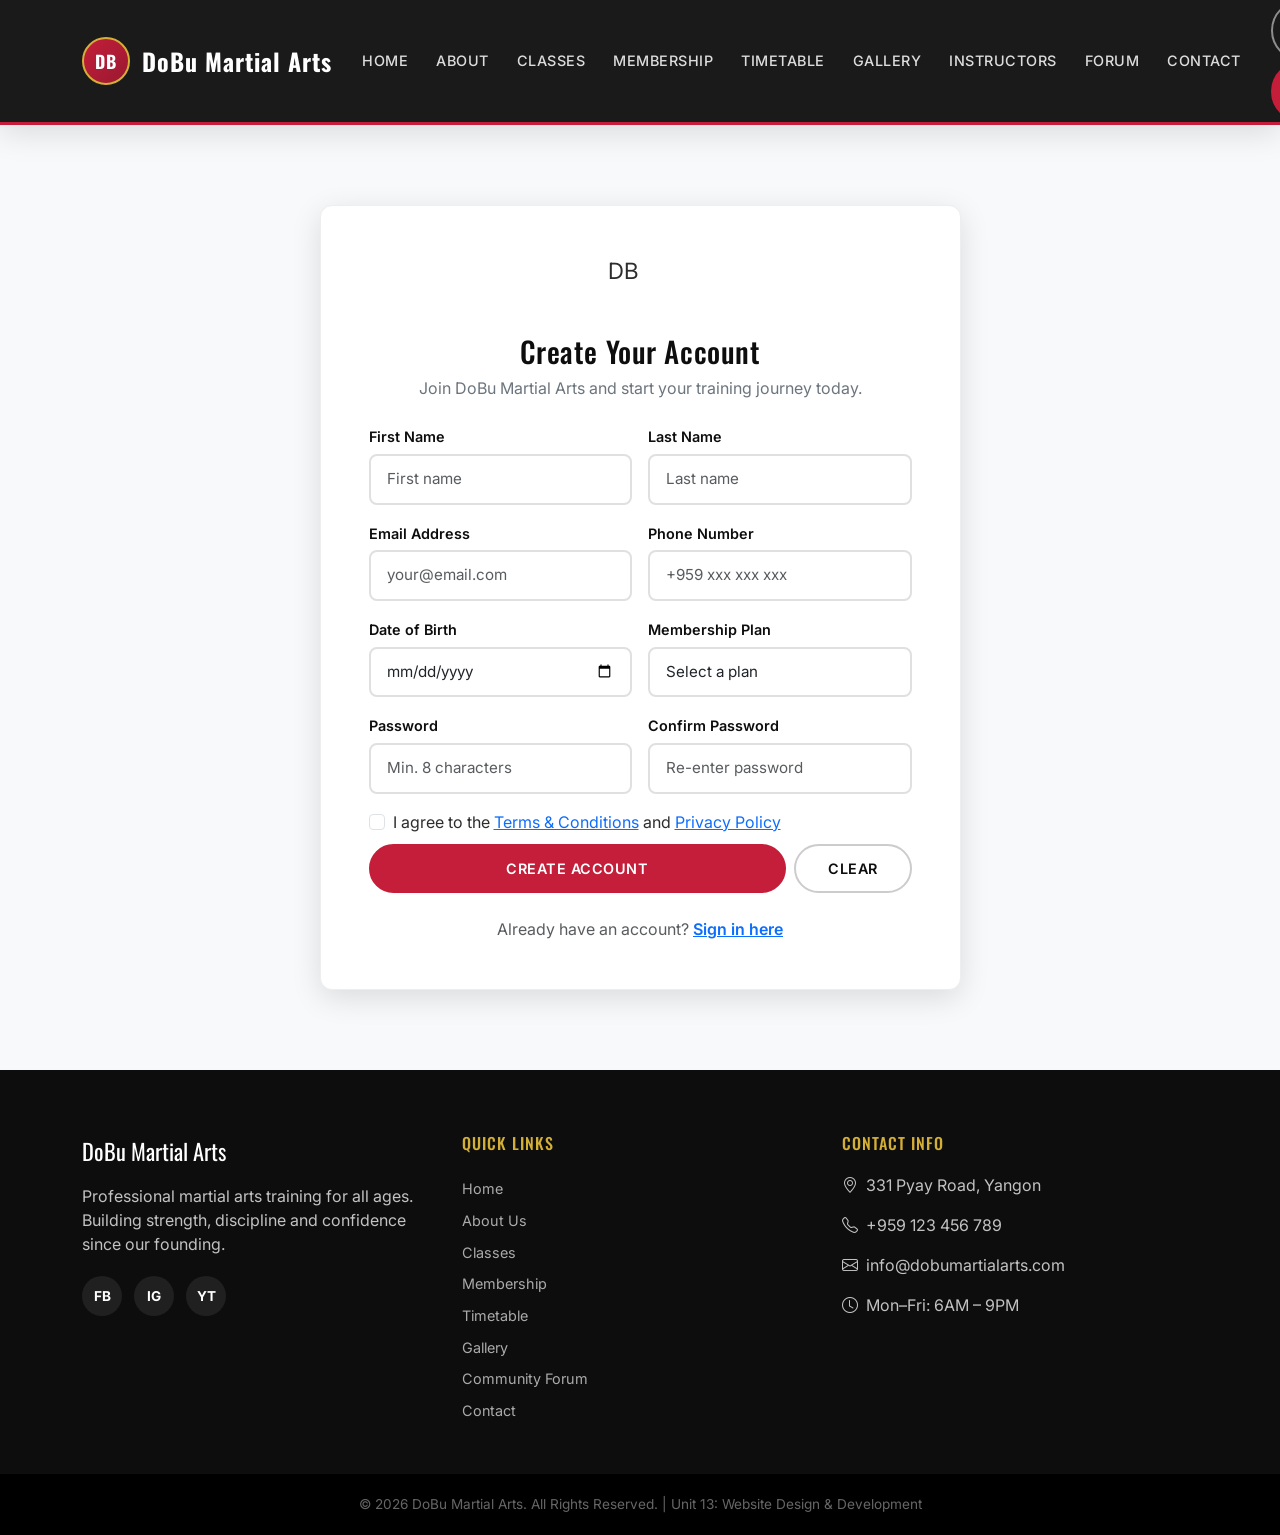
<file: signup.html>
<!DOCTYPE html>
<html lang="en">
<head>
    <meta charset="UTF-8">
    <meta name="viewport" content="width=device-width, initial-scale=1.0">
    <meta name="description" content="Create a DoBu Martial Arts member account.">
    <title>Sign Up - DoBu Martial Arts</title>
    <link href="https://cdn.jsdelivr.net/npm/bootstrap@5.3.3/dist/css/bootstrap.min.css" rel="stylesheet">
    <link href="https://cdn.jsdelivr.net/npm/bootstrap-icons@1.11.3/font/bootstrap-icons.min.css" rel="stylesheet">
    <link rel="stylesheet" href="css/style.css">
</head>
<body>

    <a href="#main-content" class="skip-link">Skip to main content</a>

    <nav class="navbar navbar-expand-lg navbar-dark navbar-dobu sticky-top">
        <div class="container">
            <a class="navbar-brand d-flex align-items-center" href="home.html"><span class="brand-logo">DB</span>DoBu Martial Arts</a>
            <button class="navbar-toggler" type="button" data-bs-toggle="collapse" data-bs-target="#mainNavbar" aria-controls="mainNavbar" aria-expanded="false" aria-label="Toggle navigation"><span class="navbar-toggler-icon"></span></button>
            <div class="collapse navbar-collapse" id="mainNavbar">
                <ul class="navbar-nav ms-auto mb-2 mb-lg-0">
                    <li class="nav-item"><a class="nav-link" href="home.html">Home</a></li>
                    <li class="nav-item"><a class="nav-link" href="about.html">About</a></li>
                    <li class="nav-item"><a class="nav-link" href="classes.html">Classes</a></li>
                    <li class="nav-item"><a class="nav-link" href="membership.html">Membership</a></li>
                    <li class="nav-item"><a class="nav-link" href="timetable.html">Timetable</a></li>
                    <li class="nav-item"><a class="nav-link" href="gallery.html">Gallery</a></li>
                    <li class="nav-item"><a class="nav-link" href="instructors.html">Instructors</a></li>
                    <li class="nav-item"><a class="nav-link" href="forum.html">Forum</a></li>
                    <li class="nav-item"><a class="nav-link" href="contact.html">Contact</a></li>
                </ul>
                <div class="navbar-auth ms-lg-3"><a href="signin.html" class="btn btn-signin me-2">Sign In</a><a href="signup.html" class="btn btn-signup">Sign Up</a></div>
            </div>
        </div>
    </nav>

    <main id="main-content">
        <section class="section-padding bg-light-section">
            <div class="container">
                <div class="row justify-content-center">
                    <div class="col-lg-7">
                        <div class="form-card">
                            <div class="text-center mb-4">
                                <span class="brand-logo d-inline-flex mb-3" style="width:64px;height:64px;font-size:1.4rem;">DB</span>
                                <h2>Create Your Account</h2>
                                <p class="form-subtitle mb-0">Join DoBu Martial Arts and start your training journey today.</p>
                            </div>
                            <form action="#" method="post">
                                <div class="row g-3">
                                    <div class="col-md-6">
                                        <label for="firstname" class="form-label-dobu">First Name</label>
                                        <input type="text" class="form-control form-control-dobu" id="firstname" name="firstname" required placeholder="First name">
                                    </div>
                                    <div class="col-md-6">
                                        <label for="lastname" class="form-label-dobu">Last Name</label>
                                        <input type="text" class="form-control form-control-dobu" id="lastname" name="lastname" required placeholder="Last name">
                                    </div>
                                    <div class="col-md-6">
                                        <label for="email" class="form-label-dobu">Email Address</label>
                                        <input type="email" class="form-control form-control-dobu" id="email" name="email" required placeholder="your@email.com">
                                    </div>
                                    <div class="col-md-6">
                                        <label for="phone" class="form-label-dobu">Phone Number</label>
                                        <input type="tel" class="form-control form-control-dobu" id="phone" name="phone" required placeholder="+959 xxx xxx xxx">
                                    </div>
                                    <div class="col-md-6">
                                        <label for="dob" class="form-label-dobu">Date of Birth</label>
                                        <input type="date" class="form-control form-control-dobu" id="dob" name="dob" required>
                                    </div>
                                    <div class="col-md-6">
                                        <label for="membership" class="form-label-dobu">Membership Plan</label>
                                        <select class="form-control form-control-dobu" id="membership" name="membership" required>
                                            <option value="">Select a plan</option>
                                            <option value="basic">Basic — &pound;25/month</option>
                                            <option value="intermediate">Intermediate — &pound;35/month</option>
                                            <option value="advanced">Advanced — &pound;45/month</option>
                                            <option value="elite">Elite — &pound;60/month</option>
                                            <option value="junior">Junior — &pound;25/month</option>
                                        </select>
                                    </div>
                                    <div class="col-md-6">
                                        <label for="password" class="form-label-dobu">Password</label>
                                        <input type="password" class="form-control form-control-dobu" id="password" name="password" required placeholder="Min. 8 characters" minlength="8">
                                    </div>
                                    <div class="col-md-6">
                                        <label for="confirm" class="form-label-dobu">Confirm Password</label>
                                        <input type="password" class="form-control form-control-dobu" id="confirm" name="confirm" required placeholder="Re-enter password" minlength="8">
                                    </div>
                                    <div class="col-12">
                                        <div class="form-check">
                                            <input type="checkbox" class="form-check-input" id="terms" name="terms" required>
                                            <label class="form-check-label" for="terms">I agree to the <a href="#">Terms &amp; Conditions</a> and <a href="#">Privacy Policy</a></label>
                                        </div>
                                    </div>
                                    <div class="col-12 d-flex flex-wrap gap-2 mt-2">
                                        <button type="submit" class="btn btn-dobu-primary btn-lg flex-grow-1">Create Account</button>
                                        <button type="reset" class="btn btn-dobu-outline btn-lg" style="color:var(--dobu-dark);border-color:#ccc;">Clear</button>
                                    </div>
                                </div>
                                <p class="text-center mt-4 mb-0 text-muted">Already have an account? <a href="signin.html" class="fw-semibold">Sign in here</a></p>
                            </form>
                        </div>
                    </div>
                </div>
            </div>
        </section>
    </main>

     <footer class="site-footer">
        <div class="container">
            <div class="row g-4">
                <div class="col-md-4">
                    <div class="footer-brand">DoBu Martial Arts</div>
                    <p>Professional martial arts training for all ages. Building strength, discipline and confidence since our founding.</p>
                    <div class="footer-social">
                        <a href="#" aria-label="Facebook">FB</a>
                        <a href="#" aria-label="Instagram">IG</a>
                        <a href="#" aria-label="YouTube">YT</a>
                    </div>
                </div>
                <div class="col-6 col-md-4">
                    <h5>Quick Links</h5>
                    <a href="home.html">Home</a>
                    <a href="about.html">About Us</a>
                    <a href="classes.html">Classes</a>
                    <a href="membership.html">Membership</a>
                    <a href="timetable.html">Timetable</a>
                    <a href="gallery.html">Gallery</a>
                    <a href="forum.html">Community Forum</a>
                    <a href="contact.html">Contact</a>
                </div>
                <div class="col-6 col-md-4">
                    <h5>Contact Info</h5>
                    <p><i class="bi bi-geo-alt me-2"></i>331 Pyay Road, Yangon</p>
                    <p><i class="bi bi-telephone me-2"></i>+959 123 456 789</p>
                    <p><i class="bi bi-envelope me-2"></i>info@dobumartialarts.com</p>
                    <p><i class="bi bi-clock me-2"></i>Mon–Fri: 6AM – 9PM</p>
                </div>
            </div>
        </div>
        <div class="footer-bottom">
            <p class="mb-0">&copy; 2026 DoBu Martial Arts. All Rights Reserved. | Unit 13: Website Design &amp; Development</p>
        </div>
    </footer>
    <script src="https://cdn.jsdelivr.net/npm/bootstrap@5.3.3/dist/js/bootstrap.bundle.min.js"></script>
</body>
</html>
</file>
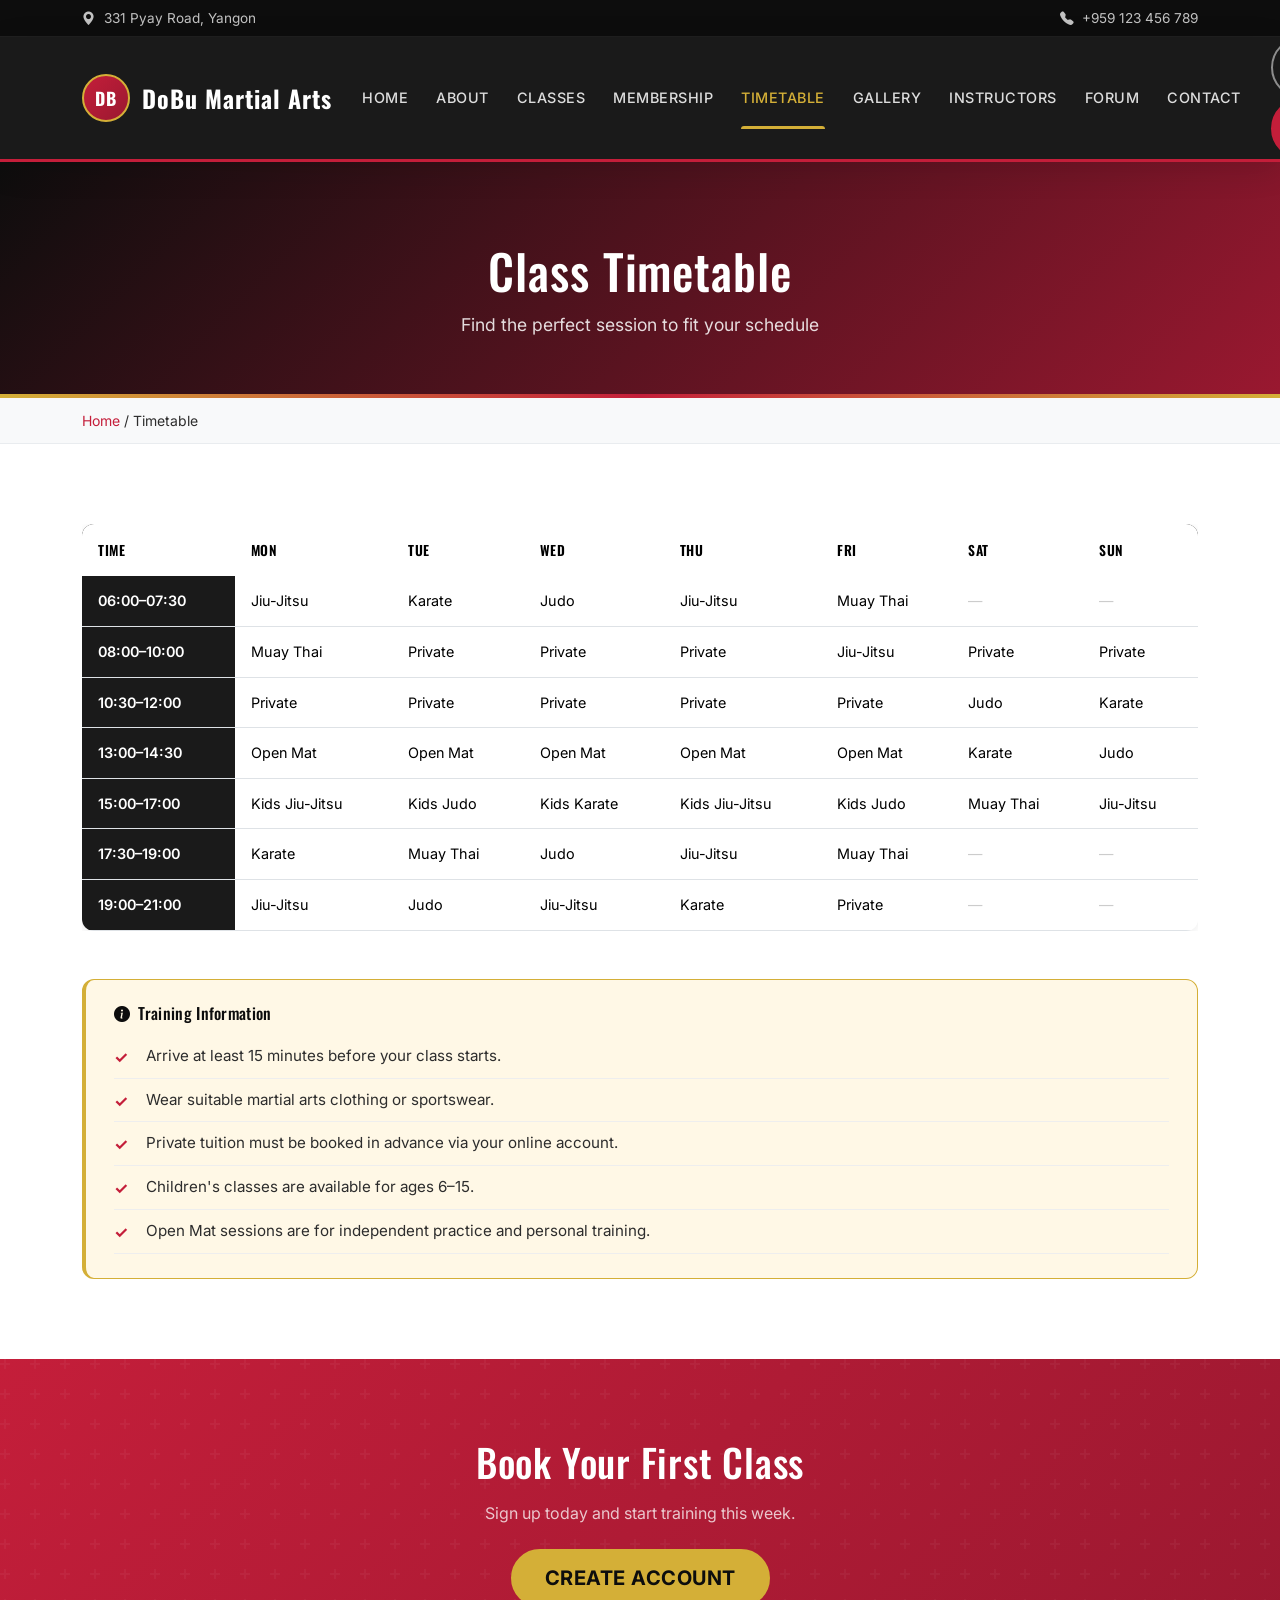
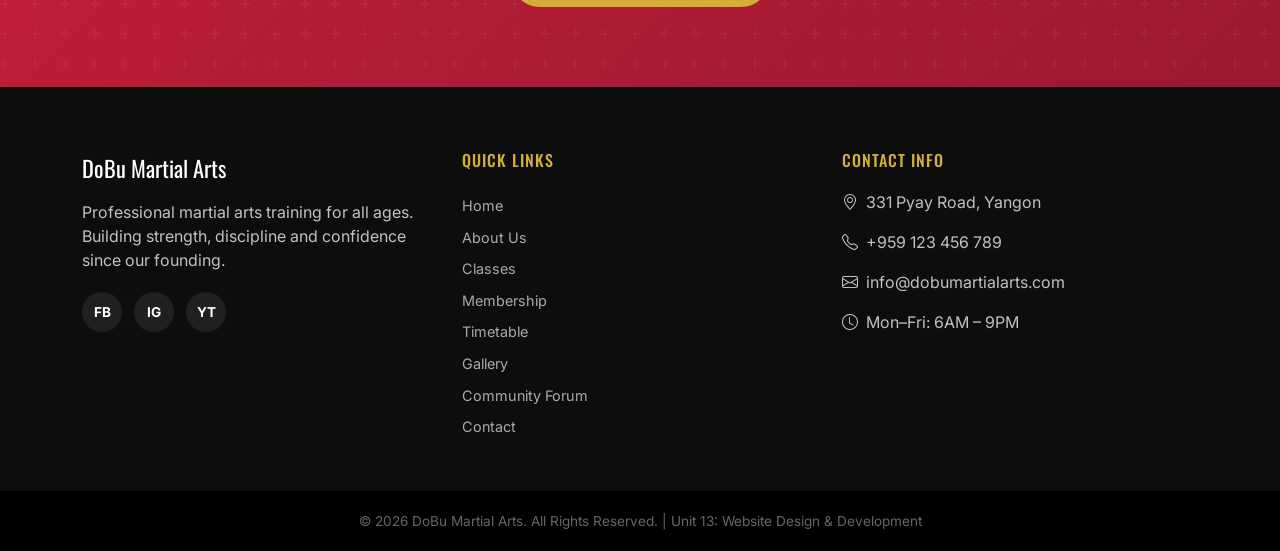
<file: timetable.html>
<!DOCTYPE html>
<html lang="en">
<head>
    <meta charset="UTF-8">
    <meta name="viewport" content="width=device-width, initial-scale=1.0">
    <meta name="description" content="Weekly class timetable for DoBu Martial Arts - all disciplines and times.">
    <title>Timetable - DoBu Martial Arts</title>
    <link href="https://cdn.jsdelivr.net/npm/bootstrap@5.3.3/dist/css/bootstrap.min.css" rel="stylesheet">
    <link href="https://cdn.jsdelivr.net/npm/bootstrap-icons@1.11.3/font/bootstrap-icons.min.css" rel="stylesheet">
    <link rel="stylesheet" href="css/style.css">
</head>
<body>

    <a href="#main-content" class="skip-link">Skip to main content</a>
    <div class="top-bar d-none d-md-block"><div class="container d-flex justify-content-between"><span><i class="bi bi-geo-alt-fill me-1"></i> 331 Pyay Road, Yangon</span><span><i class="bi bi-telephone-fill me-1"></i> +959 123 456 789</span></div></div>

    <nav class="navbar navbar-expand-lg navbar-dark navbar-dobu sticky-top">
        <div class="container">
            <a class="navbar-brand d-flex align-items-center" href="home.html"><span class="brand-logo">DB</span>DoBu Martial Arts</a>
            <button class="navbar-toggler" type="button" data-bs-toggle="collapse" data-bs-target="#mainNavbar" aria-controls="mainNavbar" aria-expanded="false" aria-label="Toggle navigation"><span class="navbar-toggler-icon"></span></button>
            <div class="collapse navbar-collapse" id="mainNavbar">
                <ul class="navbar-nav ms-auto mb-2 mb-lg-0">
                    <li class="nav-item"><a class="nav-link" href="home.html">Home</a></li>
                    <li class="nav-item"><a class="nav-link" href="about.html">About</a></li>
                    <li class="nav-item"><a class="nav-link" href="classes.html">Classes</a></li>
                    <li class="nav-item"><a class="nav-link" href="membership.html">Membership</a></li>
                    <li class="nav-item"><a class="nav-link active" href="timetable.html">Timetable</a></li>
                    <li class="nav-item"><a class="nav-link" href="gallery.html">Gallery</a></li>
                    <li class="nav-item"><a class="nav-link" href="instructors.html">Instructors</a></li>
                    <li class="nav-item"><a class="nav-link" href="forum.html">Forum</a></li>
                    <li class="nav-item"><a class="nav-link" href="contact.html">Contact</a></li>
                </ul>
                <div class="navbar-auth ms-lg-3"><a href="signin.html" class="btn btn-signin me-2">Sign In</a><a href="signup.html" class="btn btn-signup">Sign Up</a></div>
            </div>
        </div>
    </nav>

    <header class="page-header"><div class="container"><h1>Class Timetable</h1><p>Find the perfect session to fit your schedule</p></div></header>
    <div class="breadcrumb-nav"><div class="container"><a href="home.html">Home</a> / <span>Timetable</span></div></div>

    <main id="main-content">
        <section class="section-padding">
            <div class="container">
                <div class="table-responsive">
                    <table class="table table-dobu mb-0">
                        <thead>
                            <tr>
                                <th>Time</th>
                                <th>Mon</th><th>Tue</th><th>Wed</th><th>Thu</th><th>Fri</th><th>Sat</th><th>Sun</th>
                            </tr>
                        </thead>
                        <tbody>
                            <tr>
                                <td class="time-col">06:00–07:30</td>
                                <td>Jiu-Jitsu</td><td>Karate</td><td>Judo</td><td>Jiu-Jitsu</td><td>Muay Thai</td>
                                <td class="empty-cell">—</td><td class="empty-cell">—</td>
                            </tr>
                            <tr>
                                <td class="time-col">08:00–10:00</td>
                                <td>Muay Thai</td><td>Private</td><td>Private</td><td>Private</td><td>Jiu-Jitsu</td><td>Private</td><td>Private</td>
                            </tr>
                            <tr>
                                <td class="time-col">10:30–12:00</td>
                                <td>Private</td><td>Private</td><td>Private</td><td>Private</td><td>Private</td><td>Judo</td><td>Karate</td>
                            </tr>
                            <tr>
                                <td class="time-col">13:00–14:30</td>
                                <td>Open Mat</td><td>Open Mat</td><td>Open Mat</td><td>Open Mat</td><td>Open Mat</td><td>Karate</td><td>Judo</td>
                            </tr>
                            <tr>
                                <td class="time-col">15:00–17:00</td>
                                <td>Kids Jiu-Jitsu</td><td>Kids Judo</td><td>Kids Karate</td><td>Kids Jiu-Jitsu</td><td>Kids Judo</td><td>Muay Thai</td><td>Jiu-Jitsu</td>
                            </tr>
                            <tr>
                                <td class="time-col">17:30–19:00</td>
                                <td>Karate</td><td>Muay Thai</td><td>Judo</td><td>Jiu-Jitsu</td><td>Muay Thai</td>
                                <td class="empty-cell">—</td><td class="empty-cell">—</td>
                            </tr>
                            <tr>
                                <td class="time-col">19:00–21:00</td>
                                <td>Jiu-Jitsu</td><td>Judo</td><td>Jiu-Jitsu</td><td>Karate</td><td>Private</td>
                                <td class="empty-cell">—</td><td class="empty-cell">—</td>
                            </tr>
                        </tbody>
                    </table>
                </div>

                <div class="info-alert mt-5">
                    <h4><i class="bi bi-info-circle-fill me-2"></i>Training Information</h4>
                    <ul class="check-list list-unstyled mb-0">
                        <li>Arrive at least 15 minutes before your class starts.</li>
                        <li>Wear suitable martial arts clothing or sportswear.</li>
                        <li>Private tuition must be booked in advance via your online account.</li>
                        <li>Children's classes are available for ages 6–15.</li>
                        <li>Open Mat sessions are for independent practice and personal training.</li>
                    </ul>
                </div>
            </div>
        </section>
    </main>

    <section class="cta-banner"><div class="container"><h2>Book Your First Class</h2><p class="mb-4 opacity-75">Sign up today and start training this week.</p><a href="signup.html" class="btn btn-dobu-gold btn-lg">Create Account</a></div></section>

     <footer class="site-footer">
        <div class="container">
            <div class="row g-4">
                <div class="col-md-4">
                    <div class="footer-brand">DoBu Martial Arts</div>
                    <p>Professional martial arts training for all ages. Building strength, discipline and confidence since our founding.</p>
                    <div class="footer-social">
                        <a href="#" aria-label="Facebook">FB</a>
                        <a href="#" aria-label="Instagram">IG</a>
                        <a href="#" aria-label="YouTube">YT</a>
                    </div>
                </div>
                <div class="col-6 col-md-4">
                    <h5>Quick Links</h5>
                    <a href="home.html">Home</a>
                    <a href="about.html">About Us</a>
                    <a href="classes.html">Classes</a>
                    <a href="membership.html">Membership</a>
                    <a href="timetable.html">Timetable</a>
                    <a href="gallery.html">Gallery</a>
                    <a href="forum.html">Community Forum</a>
                    <a href="contact.html">Contact</a>
                </div>
                <div class="col-6 col-md-4">
                    <h5>Contact Info</h5>
                    <p><i class="bi bi-geo-alt me-2"></i>331 Pyay Road, Yangon</p>
                    <p><i class="bi bi-telephone me-2"></i>+959 123 456 789</p>
                    <p><i class="bi bi-envelope me-2"></i>info@dobumartialarts.com</p>
                    <p><i class="bi bi-clock me-2"></i>Mon–Fri: 6AM – 9PM</p>
                </div>
            </div>
        </div>
        <div class="footer-bottom">
            <p class="mb-0">&copy; 2026 DoBu Martial Arts. All Rights Reserved. | Unit 13: Website Design &amp; Development</p>
        </div>
    </footer>
    <script src="https://cdn.jsdelivr.net/npm/bootstrap@5.3.3/dist/js/bootstrap.bundle.min.js"></script>
</body>
</html>
</file>
<file: css/style.css>
/* ============================================================
   DoBu Martial Arts — Professional Custom Styles
   Bootstrap 5 + Custom Brand Theme
   ============================================================ */

@import url('https://fonts.googleapis.com/css2?family=Inter:wght@400;500;600;700&family=Oswald:wght@500;600;700&display=swap');

:root {
    --dobu-red: #c41e3a;
    --dobu-red-dark: #9a1830;
    --dobu-red-light: #e8354f;
    --dobu-dark: #0d0d0d;
    --dobu-dark-soft: #1a1a1a;
    --dobu-gold: #d4af37;
    --dobu-gold-light: #f0d060;
    --dobu-gray: #6c757d;
    --dobu-light: #f8f9fa;
    --dobu-white: #ffffff;
    --font-heading: 'Oswald', sans-serif;
    --font-body: 'Inter', sans-serif;
    --shadow-sm: 0 2px 8px rgba(0, 0, 0, 0.08);
    --shadow-md: 0 8px 30px rgba(0, 0, 0, 0.12);
    --shadow-lg: 0 20px 60px rgba(0, 0, 0, 0.18);
    --radius: 12px;
    --transition: 0.3s cubic-bezier(0.4, 0, 0.2, 1);
}

/* ---- Base ---- */
*,
*::before,
*::after {
    box-sizing: border-box;
}

html {
    scroll-behavior: smooth;
}

body {
    font-family: var(--font-body);
    color: #2d2d2d;
    background-color: var(--dobu-white);
    overflow-x: hidden;
}

h1, h2, h3, h4, h5, h6,
.display-1, .display-2, .display-3, .display-4, .display-5, .display-6 {
    font-family: var(--font-heading);
    letter-spacing: 0.02em;
}

img {
    max-width: 100%;
    height: auto;
}

a {
    transition: color var(--transition), background var(--transition), transform var(--transition);
}

/* ---- Skip Link ---- */
.skip-link {
    position: absolute;
    top: -100%;
    left: 16px;
    background: var(--dobu-red);
    color: var(--dobu-white);
    padding: 10px 20px;
    border-radius: 0 0 8px 8px;
    z-index: 10000;
    font-weight: 600;
    text-decoration: none;
}

.skip-link:focus {
    top: 0;
    color: var(--dobu-white);
}

/* ---- Top Bar ---- */
.top-bar {
    background: var(--dobu-dark);
    color: rgba(255, 255, 255, 0.75);
    font-size: 0.85rem;
    padding: 8px 0;
    border-bottom: 1px solid rgba(255, 255, 255, 0.08);
}

.top-bar a {
    color: rgba(255, 255, 255, 0.85);
    text-decoration: none;
}

.top-bar a:hover {
    color: var(--dobu-gold);
}

/* ---- Navbar ---- */
.navbar-dobu {
    background: var(--dobu-dark-soft) !important;
    padding: 0;
    box-shadow: var(--shadow-md);
    border-bottom: 3px solid var(--dobu-red);
}

.navbar-dobu .navbar-brand {
    font-family: var(--font-heading);
    font-size: 1.5rem;
    font-weight: 700;
    color: var(--dobu-white) !important;
    letter-spacing: 1px;
    padding: 16px 0;
}

.navbar-dobu .brand-logo {
    width: 48px;
    height: 48px;
    background: linear-gradient(135deg, var(--dobu-red), var(--dobu-red-dark));
    border-radius: 50%;
    display: inline-flex;
    align-items: center;
    justify-content: center;
    font-family: var(--font-heading);
    font-weight: 700;
    font-size: 1.1rem;
    color: var(--dobu-white);
    border: 2px solid var(--dobu-gold);
    margin-right: 12px;
    flex-shrink: 0;
}

.navbar-dobu .nav-link {
    color: rgba(255, 255, 255, 0.85) !important;
    font-weight: 500;
    font-size: 0.9rem;
    padding: 20px 14px !important;
    position: relative;
    text-transform: uppercase;
    letter-spacing: 0.5px;
}

.navbar-dobu .nav-link:hover,
.navbar-dobu .nav-link:focus,
.navbar-dobu .nav-link.active {
    color: var(--dobu-gold) !important;
}

.navbar-dobu .nav-link.active::after {
    content: '';
    position: absolute;
    bottom: 0;
    left: 14px;
    right: 14px;
    height: 3px;
    background: var(--dobu-gold);
    border-radius: 3px 3px 0 0;
}

.navbar-dobu .navbar-toggler {
    border-color: rgba(255, 255, 255, 0.3);
    padding: 8px 12px;
    margin: 10px 0;
}

.navbar-dobu .navbar-toggler-icon {
    filter: invert(1);
}

.navbar-dobu .btn-signin {
    border: 2px solid rgba(255, 255, 255, 0.5);
    color: var(--dobu-white);
    font-weight: 600;
    font-size: 0.85rem;
    padding: 8px 20px;
    border-radius: 50px;
    text-transform: uppercase;
    letter-spacing: 0.5px;
}

.navbar-dobu .btn-signin:hover {
    background: var(--dobu-white);
    color: var(--dobu-dark);
    border-color: var(--dobu-white);
}

.navbar-dobu .btn-signup {
    background: var(--dobu-red);
    color: var(--dobu-white);
    font-weight: 600;
    font-size: 0.85rem;
    padding: 8px 20px;
    border-radius: 50px;
    border: 2px solid var(--dobu-red);
    text-transform: uppercase;
    letter-spacing: 0.5px;
}

.navbar-dobu .btn-signup:hover {
    background: var(--dobu-red-dark);
    border-color: var(--dobu-red-dark);
    color: var(--dobu-white);
    transform: translateY(-1px);
}

@media (max-width: 991.98px) {
    .navbar-dobu .nav-link.active::after {
        display: none;
    }

    .navbar-dobu .nav-link {
        padding: 12px 16px !important;
        border-bottom: 1px solid rgba(255, 255, 255, 0.06);
    }

    .navbar-dobu .navbar-nav {
        padding: 10px 0;
    }

    .navbar-auth {
        padding: 16px;
        border-top: 1px solid rgba(255, 255, 255, 0.1);
        display: flex;
        gap: 10px;
        flex-wrap: wrap;
    }
}

/* ---- Hero ---- */
.hero-section {
    position: relative;
    min-height: 85vh;
    display: flex;
    align-items: center;
    background: linear-gradient(135deg, rgba(13, 13, 13, 0.92) 0%, rgba(196, 30, 58, 0.75) 100%),
                url('../img/banner.jpg') center/cover no-repeat;
    background-color: var(--dobu-dark);
    color: var(--dobu-white);
    overflow: hidden;
}

.hero-section::before {
    content: '';
    position: absolute;
    inset: 0;
    background: radial-gradient(ellipse at 30% 50%, rgba(196, 30, 58, 0.3) 0%, transparent 60%);
    pointer-events: none;
}

.hero-section .hero-content {
    position: relative;
    z-index: 2;
    max-width: 720px;
}

.hero-badge {
    display: inline-block;
    background: rgba(212, 175, 55, 0.15);
    border: 1px solid var(--dobu-gold);
    color: var(--dobu-gold);
    font-size: 0.8rem;
    font-weight: 600;
    letter-spacing: 2px;
    text-transform: uppercase;
    padding: 6px 16px;
    border-radius: 50px;
    margin-bottom: 20px;
}

.hero-section h1 {
    font-size: clamp(2.2rem, 5vw, 4rem);
    font-weight: 700;
    line-height: 1.1;
    margin-bottom: 20px;
    text-shadow: 0 4px 20px rgba(0, 0, 0, 0.4);
}

.hero-section .lead {
    font-size: clamp(1rem, 2vw, 1.25rem);
    opacity: 0.9;
    margin-bottom: 32px;
    line-height: 1.7;
}

.hero-buttons {
    display: flex;
    flex-wrap: wrap;
    gap: 16px;
}

/* ---- Page Header (inner pages) ---- */
.page-header {
    background: linear-gradient(135deg, var(--dobu-dark) 0%, var(--dobu-red-dark) 100%);
    color: var(--dobu-white);
    padding: 80px 0 60px;
    text-align: center;
    position: relative;
    overflow: hidden;
}

.page-header::after {
    content: '';
    position: absolute;
    bottom: 0;
    left: 0;
    right: 0;
    height: 4px;
    background: linear-gradient(90deg, var(--dobu-gold), var(--dobu-red), var(--dobu-gold));
}

.page-header h1 {
    font-size: clamp(2rem, 4vw, 3rem);
    margin-bottom: 12px;
}

.page-header p {
    opacity: 0.85;
    font-size: 1.1rem;
    max-width: 600px;
    margin: 0 auto;
}

.breadcrumb-nav {
    background: var(--dobu-light);
    padding: 12px 0;
    font-size: 0.875rem;
    border-bottom: 1px solid #e9ecef;
}

.breadcrumb-nav a {
    color: var(--dobu-red);
    text-decoration: none;
}

.breadcrumb-nav a:hover {
    color: var(--dobu-red-dark);
}

/* ---- Buttons ---- */
.btn-dobu-primary {
    background: var(--dobu-red);
    color: var(--dobu-white);
    border: 2px solid var(--dobu-red);
    font-weight: 600;
    padding: 12px 32px;
    border-radius: 50px;
    text-transform: uppercase;
    letter-spacing: 0.5px;
    font-size: 0.9rem;
}

.btn-dobu-primary:hover,
.btn-dobu-primary:focus {
    background: var(--dobu-red-dark);
    border-color: var(--dobu-red-dark);
    color: var(--dobu-white);
    transform: translateY(-2px);
    box-shadow: 0 8px 25px rgba(196, 30, 58, 0.35);
}

.btn-dobu-outline {
    background: transparent;
    color: var(--dobu-white);
    border: 2px solid rgba(255, 255, 255, 0.6);
    font-weight: 600;
    padding: 12px 32px;
    border-radius: 50px;
    text-transform: uppercase;
    letter-spacing: 0.5px;
    font-size: 0.9rem;
}

.btn-dobu-outline:hover,
.btn-dobu-outline:focus {
    background: var(--dobu-white);
    color: var(--dobu-dark);
    border-color: var(--dobu-white);
}

.btn-dobu-gold {
    background: var(--dobu-gold);
    color: var(--dobu-dark);
    border: 2px solid var(--dobu-gold);
    font-weight: 700;
    padding: 12px 32px;
    border-radius: 50px;
    text-transform: uppercase;
    letter-spacing: 0.5px;
}

.btn-dobu-gold:hover {
    background: var(--dobu-gold-light);
    border-color: var(--dobu-gold-light);
    color: var(--dobu-dark);
    transform: translateY(-2px);
}

/* ---- Section Styles ---- */
.section-padding {
    padding: 80px 0;
}

.section-padding-sm {
    padding: 60px 0;
}

.bg-light-section {
    background: var(--dobu-light);
}

.bg-dark-section {
    background: var(--dobu-dark);
    color: var(--dobu-white);
}

.section-label {
    display: inline-block;
    color: var(--dobu-red);
    font-size: 0.8rem;
    font-weight: 700;
    letter-spacing: 3px;
    text-transform: uppercase;
    margin-bottom: 12px;
}

.section-title {
    font-size: clamp(1.8rem, 3vw, 2.5rem);
    font-weight: 700;
    margin-bottom: 16px;
    color: var(--dobu-dark);
}

.bg-dark-section .section-title {
    color: var(--dobu-white);
}

.section-desc {
    color: var(--dobu-gray);
    max-width: 640px;
    margin: 0 auto 48px;
    font-size: 1.05rem;
    line-height: 1.7;
}

/* ---- Stats ---- */
.stats-row {
    background: var(--dobu-red);
    padding: 48px 0;
    color: var(--dobu-white);
}

.stat-item {
    text-align: center;
    padding: 16px;
}

.stat-item .stat-number {
    font-family: var(--font-heading);
    font-size: clamp(2rem, 4vw, 3rem);
    font-weight: 700;
    line-height: 1;
    color: var(--dobu-gold);
}

.stat-item .stat-label {
    font-size: 0.9rem;
    opacity: 0.85;
    margin-top: 8px;
    text-transform: uppercase;
    letter-spacing: 1px;
}

/* ---- Cards ---- */
.dobu-card {
    background: var(--dobu-white);
    border-radius: var(--radius);
    overflow: hidden;
    box-shadow: var(--shadow-sm);
    border: 1px solid #eee;
    height: 100%;
    transition: transform var(--transition), box-shadow var(--transition);
}

.dobu-card:hover {
    transform: translateY(-8px);
    box-shadow: var(--shadow-lg);
}

.dobu-card .card-img-wrap {
    height: 220px;
    overflow: hidden;
    background: linear-gradient(135deg, var(--dobu-red), var(--dobu-dark));
    position: relative;
}

.dobu-card .card-img-wrap img {
    width: 100%;
    height: 100%;
    object-fit: cover;
    transition: transform 0.5s ease;
}

.dobu-card:hover .card-img-wrap img {
    transform: scale(1.08);
}

.dobu-card .card-body {
    padding: 28px;
}

.dobu-card .card-body h3 {
    font-size: 1.3rem;
    color: var(--dobu-dark);
    margin-bottom: 10px;
}

.dobu-card .card-link {
    color: var(--dobu-red);
    font-weight: 600;
    font-size: 0.9rem;
    text-decoration: none;
    display: inline-flex;
    align-items: center;
    gap: 6px;
    margin-top: 12px;
}

.dobu-card .card-link:hover {
    color: var(--dobu-red-dark);
    gap: 10px;
}

/* ---- Feature Box ---- */
.feature-box {
    background: var(--dobu-white);
    border-radius: var(--radius);
    padding: 32px 24px;
    text-align: center;
    box-shadow: var(--shadow-sm);
    border: 1px solid #eee;
    height: 100%;
    transition: transform var(--transition), border-color var(--transition);
}

.feature-box:hover {
    transform: translateY(-4px);
    border-color: var(--dobu-red);
}

.feature-box .feature-icon {
    width: 64px;
    height: 64px;
    background: linear-gradient(135deg, var(--dobu-red), var(--dobu-red-dark));
    border-radius: 50%;
    display: inline-flex;
    align-items: center;
    justify-content: center;
    margin-bottom: 20px;
    font-size: 1.5rem;
    color: var(--dobu-white);
}

.feature-box h4 {
    font-size: 1.1rem;
    margin-bottom: 10px;
    color: var(--dobu-dark);
}

.feature-box p {
    color: var(--dobu-gray);
    font-size: 0.95rem;
    margin: 0;
}

/* ---- Check List ---- */
.check-list li {
    padding: 10px 0 10px 32px;
    position: relative;
    border-bottom: 1px solid #eee;
    font-size: 0.95rem;
}

.check-list li::before {
    content: '✓';
    position: absolute;
    left: 0;
    color: var(--dobu-red);
    font-weight: 700;
    font-size: 1rem;
}

/* ---- Class Row ---- */
.class-item {
    display: flex;
    flex-direction: column;
    gap: 24px;
    padding: 32px;
    background: var(--dobu-white);
    border-radius: var(--radius);
    box-shadow: var(--shadow-sm);
    margin-bottom: 24px;
    border-left: 4px solid var(--dobu-red);
}

@media (min-width: 768px) {
    .class-item {
        flex-direction: row;
        align-items: center;
    }
}

.class-item .class-img {
    width: 100%;
    max-width: 280px;
    height: 200px;
    border-radius: var(--radius);
    overflow: hidden;
    flex-shrink: 0;
    background: linear-gradient(135deg, var(--dobu-red), var(--dobu-dark));
}

.class-item .class-img img {
    width: 100%;
    height: 100%;
    object-fit: cover;
}

.class-item h3 {
    font-size: 1.5rem;
    color: var(--dobu-red);
    margin-bottom: 10px;
}

/* ---- Membership Cards ---- */
.pricing-card {
    background: var(--dobu-white);
    border-radius: var(--radius);
    padding: 40px 28px;
    text-align: center;
    box-shadow: var(--shadow-sm);
    border: 2px solid #eee;
    height: 100%;
    transition: transform var(--transition), border-color var(--transition);
    position: relative;
}

.pricing-card:hover {
    transform: translateY(-6px);
    border-color: var(--dobu-red);
}

.pricing-card.featured {
    border-color: var(--dobu-gold);
    box-shadow: var(--shadow-md);
    transform: scale(1.03);
}

.pricing-card.featured:hover {
    transform: scale(1.03) translateY(-6px);
}

.pricing-card .plan-badge {
    position: absolute;
    top: -14px;
    left: 50%;
    transform: translateX(-50%);
    background: var(--dobu-gold);
    color: var(--dobu-dark);
    font-size: 0.75rem;
    font-weight: 700;
    padding: 4px 16px;
    border-radius: 50px;
    text-transform: uppercase;
    letter-spacing: 1px;
}

.pricing-card h3 {
    font-size: 1.4rem;
    color: var(--dobu-dark);
    margin-bottom: 8px;
}

.pricing-card .price {
    font-family: var(--font-heading);
    font-size: 2.8rem;
    font-weight: 700;
    color: var(--dobu-red);
    line-height: 1;
    margin: 20px 0;
}

.pricing-card .price span {
    font-size: 1rem;
    color: var(--dobu-gray);
    font-family: var(--font-body);
    font-weight: 400;
}

.pricing-card ul {
    list-style: none;
    padding: 0;
    margin: 24px 0;
    text-align: left;
}

.pricing-card ul li {
    padding: 8px 0 8px 24px;
    position: relative;
    font-size: 0.95rem;
    border-bottom: 1px solid #f0f0f0;
}

.pricing-card ul li::before {
    content: '✓';
    position: absolute;
    left: 0;
    color: var(--dobu-red);
    font-weight: 700;
}

/* ---- Tables ---- */
.table-dobu {
    border-radius: var(--radius);
    overflow: hidden;
    box-shadow: var(--shadow-sm);
}

.table-dobu thead {
    background: var(--dobu-dark);
    color: var(--dobu-white);
}

.table-dobu thead th {
    font-family: var(--font-heading);
    font-weight: 600;
    letter-spacing: 0.5px;
    text-transform: uppercase;
    font-size: 0.85rem;
    padding: 16px;
    border: none;
    white-space: nowrap;
}

.table-dobu tbody td {
    padding: 14px 16px;
    vertical-align: middle;
    font-size: 0.9rem;
}

.table-dobu tbody tr:nth-child(even) {
    background: var(--dobu-light);
}

.table-dobu tbody tr:hover {
    background: #fde8ec;
}

.table-dobu .time-col {
    background: var(--dobu-dark-soft);
    color: var(--dobu-white);
    font-weight: 600;
    white-space: nowrap;
}

.table-dobu .empty-cell {
    color: #ccc;
}

/* ---- Instructor Card ---- */
.instructor-card {
    background: var(--dobu-white);
    border-radius: var(--radius);
    overflow: hidden;
    box-shadow: var(--shadow-sm);
    height: 100%;
    transition: transform var(--transition), box-shadow var(--transition);
}

.instructor-card:hover {
    transform: translateY(-6px);
    box-shadow: var(--shadow-md);
}

.instructor-card .instructor-img {
    height: 280px;
    background: linear-gradient(135deg, var(--dobu-dark), var(--dobu-red));
    overflow: hidden;
}

.instructor-card .instructor-img img {
    width: 100%;
    height: 100%;
    object-fit: cover;
}

.instructor-card .instructor-body {
    padding: 28px;
}

.instructor-card h3 {
    font-size: 1.3rem;
    color: var(--dobu-dark);
    margin-bottom: 4px;
}

.instructor-card .role {
    color: var(--dobu-red);
    font-weight: 600;
    font-size: 0.9rem;
    margin-bottom: 16px;
    display: block;
}

.instructor-card ul {
    list-style: none;
    padding: 0;
    margin: 0;
}

.instructor-card ul li {
    padding: 4px 0 4px 16px;
    position: relative;
    font-size: 0.9rem;
    color: var(--dobu-gray);
}

.instructor-card ul li::before {
    content: '▸';
    position: absolute;
    left: 0;
    color: var(--dobu-red);
}

/* ---- Gallery ---- */
.gallery-item {
    position: relative;
    border-radius: var(--radius);
    overflow: hidden;
    aspect-ratio: 4/3;
    box-shadow: var(--shadow-sm);
    cursor: pointer;
}

.gallery-item img {
    width: 100%;
    height: 100%;
    object-fit: cover;
    transition: transform 0.5s ease;
}

.gallery-item:hover img {
    transform: scale(1.1);
}

.gallery-item .gallery-overlay {
    position: absolute;
    inset: 0;
    background: linear-gradient(to top, rgba(13, 13, 13, 0.85) 0%, transparent 60%);
    display: flex;
    align-items: flex-end;
    padding: 20px;
    opacity: 0;
    transition: opacity var(--transition);
}

.gallery-item:hover .gallery-overlay {
    opacity: 1;
}

.gallery-item .gallery-overlay span {
    color: var(--dobu-white);
    font-family: var(--font-heading);
    font-size: 1.1rem;
    font-weight: 600;
}

/* ---- Forms ---- */
.form-card {
    background: var(--dobu-white);
    border-radius: var(--radius);
    padding: 48px;
    box-shadow: var(--shadow-md);
    border: 1px solid #eee;
}

.form-card h2 {
    font-size: 1.8rem;
    color: var(--dobu-dark);
    margin-bottom: 8px;
}

.form-card .form-subtitle {
    color: var(--dobu-gray);
    margin-bottom: 32px;
}

.form-control-dobu {
    border: 2px solid #e0e0e0;
    border-radius: 8px;
    padding: 12px 16px;
    font-size: 0.95rem;
    transition: border-color var(--transition), box-shadow var(--transition);
}

.form-control-dobu:focus {
    border-color: var(--dobu-red);
    box-shadow: 0 0 0 4px rgba(196, 30, 58, 0.12);
    outline: none;
}

.form-label-dobu {
    font-weight: 600;
    font-size: 0.9rem;
    color: var(--dobu-dark);
    margin-bottom: 6px;
}

/* ---- Forum ---- */
.forum-card {
    background: var(--dobu-white);
    border-radius: var(--radius);
    padding: 28px;
    box-shadow: var(--shadow-sm);
    border-left: 4px solid var(--dobu-red);
    margin-bottom: 20px;
    transition: box-shadow var(--transition);
}

.forum-card:hover {
    box-shadow: var(--shadow-md);
}

.forum-card h3 {
    font-size: 1.15rem;
    margin-bottom: 8px;
    color: var(--dobu-dark);
}

.forum-meta {
    font-size: 0.82rem;
    color: var(--dobu-gray);
    margin-bottom: 12px;
}

/* ---- CTA Banner ---- */
.cta-banner {
    background: linear-gradient(135deg, var(--dobu-red) 0%, var(--dobu-red-dark) 100%);
    color: var(--dobu-white);
    padding: 80px 0;
    text-align: center;
    position: relative;
    overflow: hidden;
}

.cta-banner::before {
    content: '';
    position: absolute;
    inset: 0;
    background: url("data:image/svg+xml,%3Csvg width='60' height='60' viewBox='0 0 60 60' xmlns='http://www.w3.org/2000/svg'%3E%3Cg fill='none' fill-rule='evenodd'%3E%3Cg fill='%23ffffff' fill-opacity='0.04'%3E%3Cpath d='M36 34v-4h-2v4h-4v2h4v4h2v-4h4v-2h-4zm0-30V0h-2v4h-4v2h4v4h2V6h4V4h-4zM6 34v-4H4v4H0v2h4v4h2v-4h4v-2H6zM6 4V0H4v4H0v2h4v4h2V6h4V4H6z'/%3E%3C/g%3E%3C/g%3E%3C/svg%3E");
}

.cta-banner .container {
    position: relative;
    z-index: 1;
}

.cta-banner h2 {
    font-size: clamp(1.8rem, 3vw, 2.5rem);
    margin-bottom: 16px;
}

/* ---- Contact ---- */
.contact-info-card {
    background: var(--dobu-white);
    border-radius: var(--radius);
    padding: 32px;
    box-shadow: var(--shadow-sm);
    height: 100%;
    border-top: 4px solid var(--dobu-red);
}

.contact-info-card h3 {
    font-size: 1.2rem;
    color: var(--dobu-dark);
    margin-bottom: 20px;
}

.contact-info-card .contact-item {
    display: flex;
    gap: 16px;
    margin-bottom: 20px;
    align-items: flex-start;
}

.contact-info-card .contact-icon {
    width: 44px;
    height: 44px;
    background: rgba(196, 30, 58, 0.1);
    border-radius: 50%;
    display: flex;
    align-items: center;
    justify-content: center;
    color: var(--dobu-red);
    flex-shrink: 0;
    font-size: 1.1rem;
}

.map-wrap {
    border-radius: var(--radius);
    overflow: hidden;
    box-shadow: var(--shadow-md);
}

.map-wrap iframe {
    width: 100%;
    height: 420px;
    border: 0;
    display: block;
}

/* ---- Footer ---- */
.site-footer {
    background: var(--dobu-dark);
    color: rgba(255, 255, 255, 0.75);
    padding-top: 64px;
}

.site-footer h5 {
    font-family: var(--font-heading);
    color: var(--dobu-gold);
    font-size: 1rem;
    letter-spacing: 1px;
    text-transform: uppercase;
    margin-bottom: 20px;
}

.site-footer a {
    color: rgba(255, 255, 255, 0.65);
    text-decoration: none;
    display: block;
    padding: 5px 0;
    font-size: 0.9rem;
}

.site-footer a:hover {
    color: var(--dobu-gold);
    padding-left: 4px;
}

.footer-brand {
    font-family: var(--font-heading);
    font-size: 1.4rem;
    color: var(--dobu-white);
    margin-bottom: 16px;
}

.footer-social {
    display: flex;
    gap: 12px;
    margin-top: 20px;
}

.footer-social a {
    width: 40px;
    height: 40px;
    background: rgba(255, 255, 255, 0.08);
    border-radius: 50%;
    display: inline-flex !important;
    align-items: center;
    justify-content: center;
    padding: 0 !important;
    font-size: 0.85rem;
    font-weight: 700;
    color: var(--dobu-white) !important;
    transition: background var(--transition), transform var(--transition);
}

.footer-social a:hover {
    background: var(--dobu-red);
    transform: translateY(-3px);
    padding-left: 0 !important;
}

.footer-bottom {
    background: #000;
    text-align: center;
    padding: 20px;
    margin-top: 48px;
    font-size: 0.85rem;
    color: rgba(255, 255, 255, 0.4);
}

/* ---- About Values ---- */
.value-card {
    text-align: center;
    padding: 40px 24px;
    background: var(--dobu-white);
    border-radius: var(--radius);
    box-shadow: var(--shadow-sm);
    height: 100%;
    border-bottom: 4px solid var(--dobu-red);
}

.value-card .value-num {
    font-family: var(--font-heading);
    font-size: 3rem;
    color: var(--dobu-red);
    opacity: 0.2;
    line-height: 1;
    margin-bottom: -16px;
}

.value-card h4 {
    font-size: 1.2rem;
    margin-bottom: 12px;
    color: var(--dobu-dark);
}

/* ---- Info Alert Box ---- */
.info-alert {
    background: #fff8e6;
    border: 1px solid var(--dobu-gold);
    border-radius: var(--radius);
    padding: 24px 28px;
    border-left: 4px solid var(--dobu-gold);
}

.info-alert h4 {
    color: var(--dobu-dark);
    font-size: 1rem;
    margin-bottom: 12px;
}

/* ---- Responsive Utilities ---- */
@media (max-width: 767.98px) {
    .section-padding {
        padding: 56px 0;
    }

    .hero-section {
        min-height: 70vh;
    }

    .form-card {
        padding: 28px 20px;
    }

    .pricing-card.featured {
        transform: none;
    }

    .pricing-card.featured:hover {
        transform: translateY(-6px);
    }

    .page-header {
        padding: 60px 0 40px;
    }

    .cta-banner {
        padding: 56px 0;
    }
}

@media (max-width: 575.98px) {
    .hero-buttons {
        flex-direction: column;
    }

    .hero-buttons .btn {
        width: 100%;
        text-align: center;
    }

    .stat-item {
        padding: 12px 8px;
    }
}
</file>
